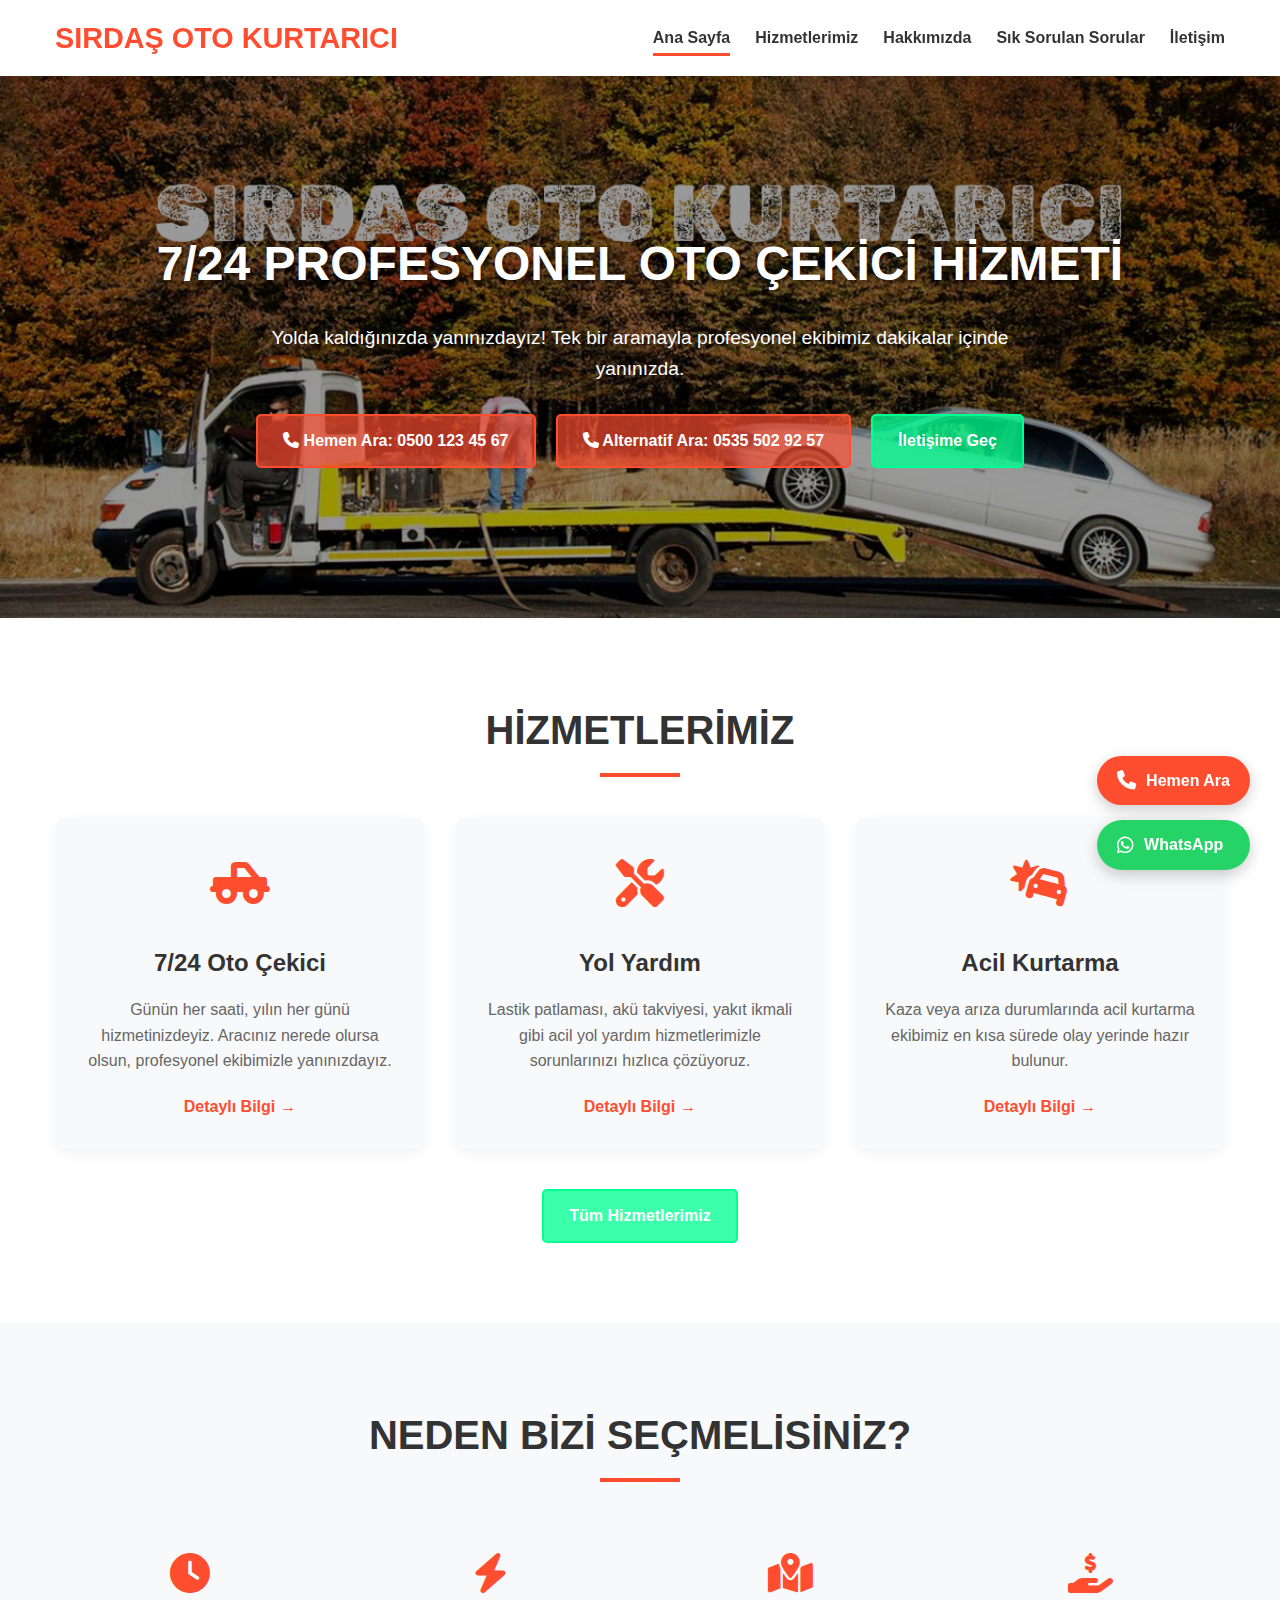
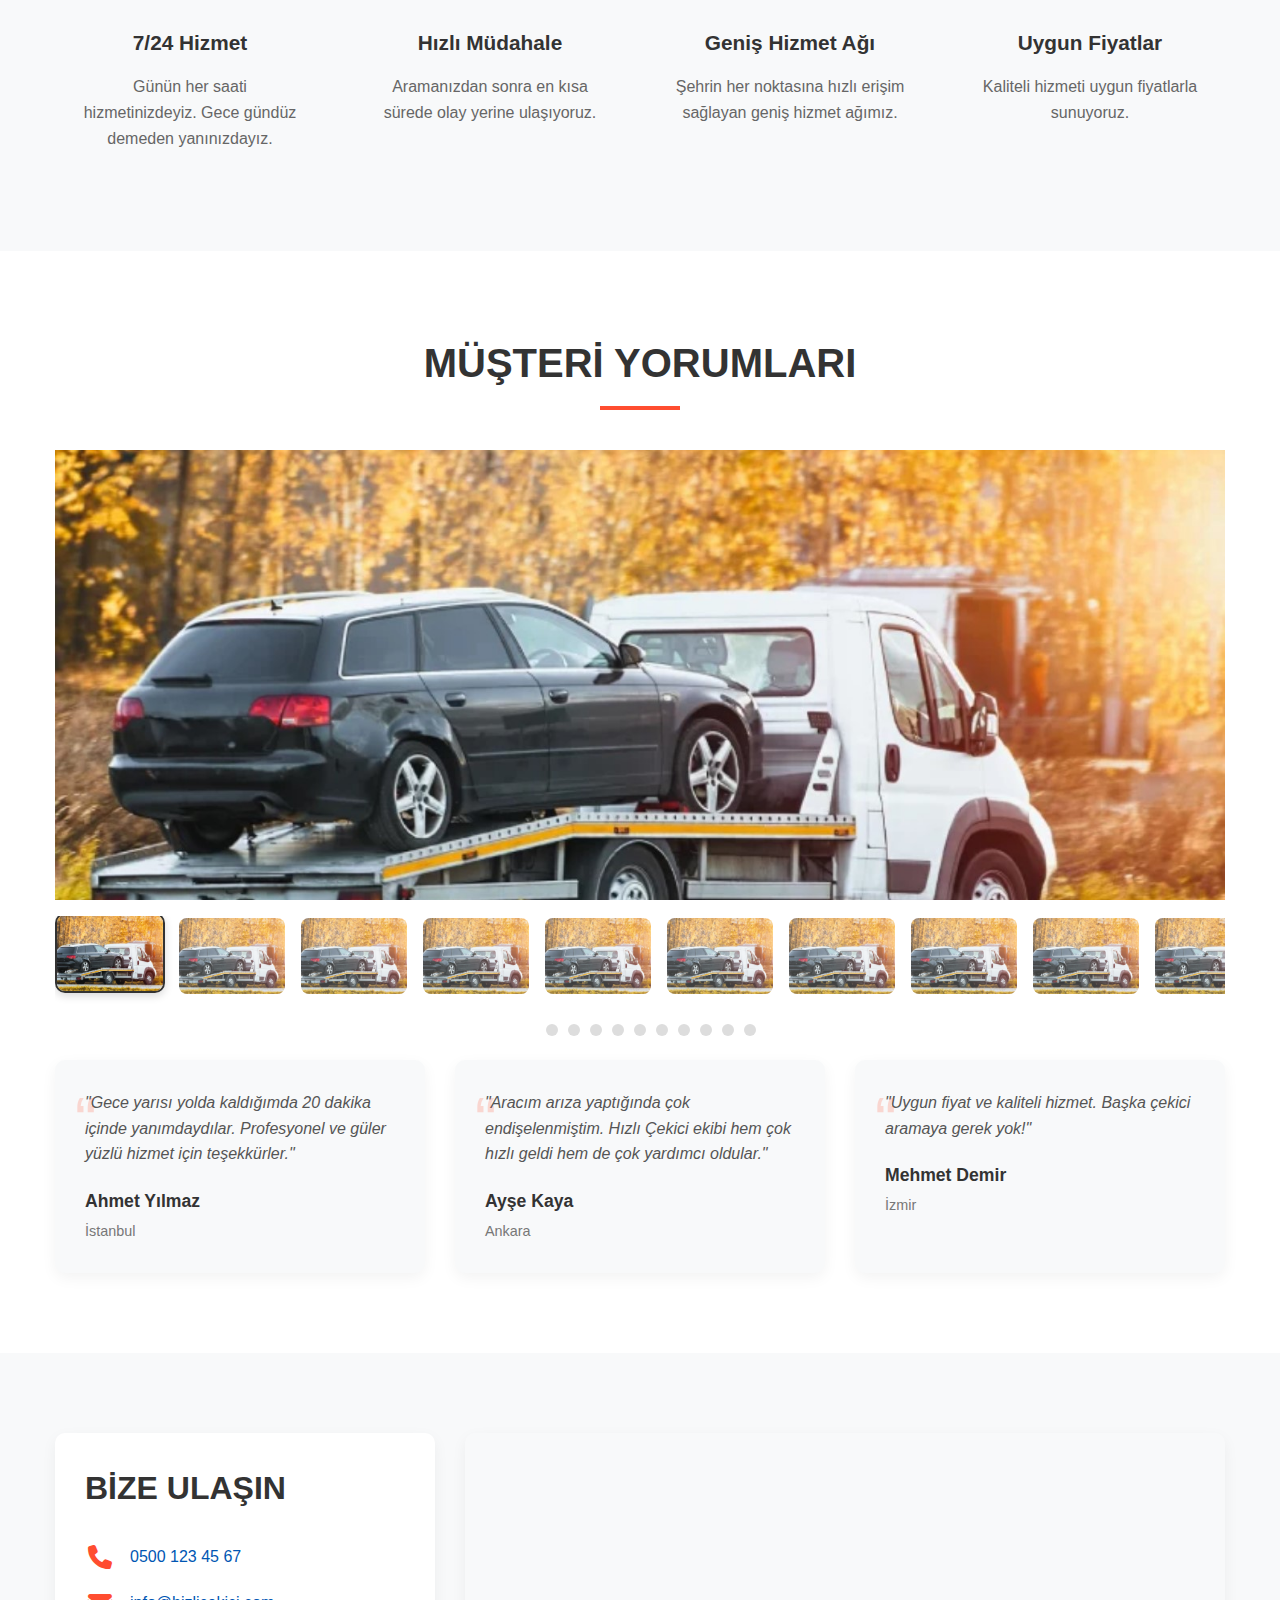
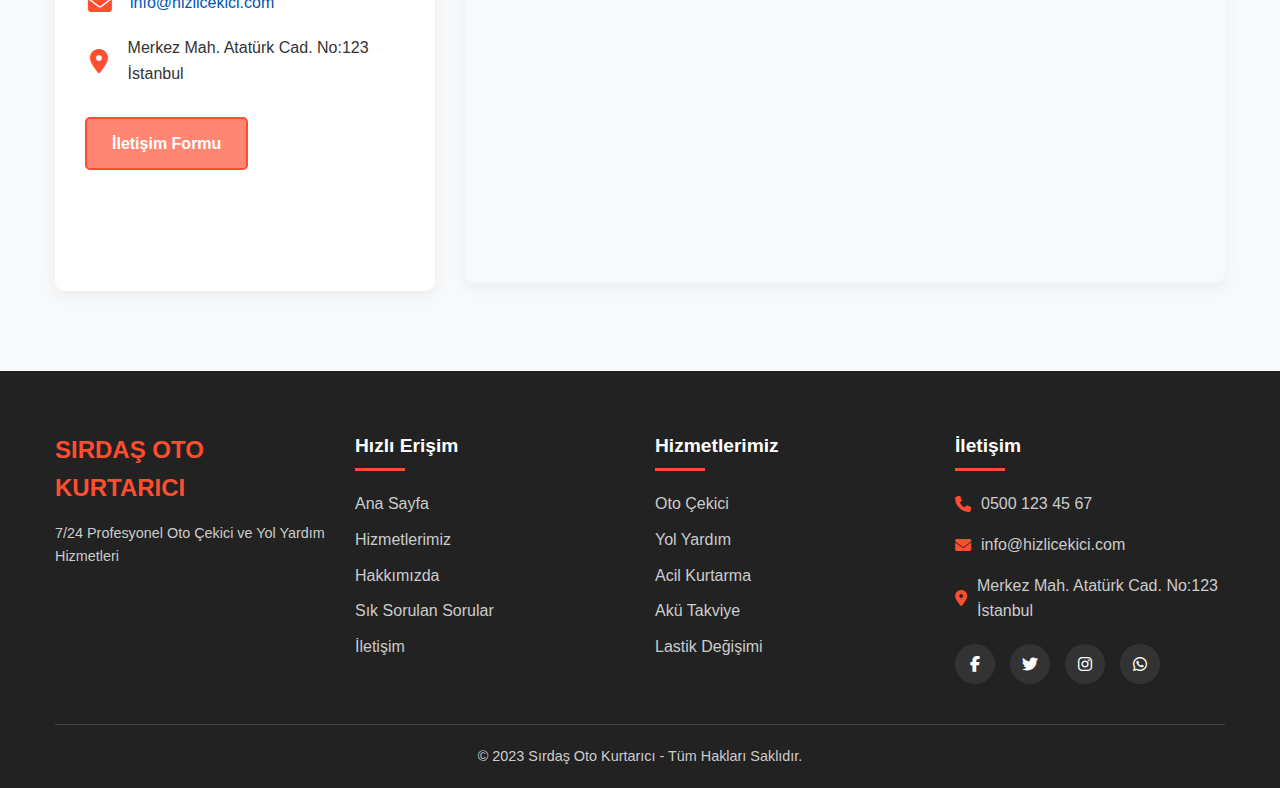
<file: index.html>
<!DOCTYPE html>
<html lang="tr">
<head>
    <meta charset="UTF-8">
    <meta name="viewport" content="width=device-width, initial-scale=1.0">
    <meta name="description" content="İstanbul ve çevre illerde 7/24 profesyonel oto çekici ve yol yardım hizmetleri. Acil kurtarma, oto çekme, akü takviye ve lastik değişimi için hemen arayın! En hızlı ve güvenilir çekici hizmeti.">
    <meta name="keywords" content="oto çekici, 7/24 çekici, yol yardım, acil oto kurtarma, araç çekici, oto kurtarma, acil çekici, istanbul çekici hizmeti">
    <title>Sırdaş Oto Kurtarıcı | 7/24 Profesyonel Oto Çekici ve Yol Yardım Hizmetleri</title>
    <link rel="stylesheet" href="css/style.css">
    <link rel="stylesheet" href="css/header-backgrounds.css">
    <link rel="stylesheet" href="https://cdnjs.cloudflare.com/ajax/libs/font-awesome/6.4.0/css/all.min.css">
</head>
<body>
    <header>
        <div class="container">
            <div class="logo">
                <h1>SIRDAŞ OTO KURTARICI</h1>
            </div>
            <nav>
                <ul>
                    <li><a href="index.html" class="active">Ana Sayfa</a></li>
                    <li><a href="hizmetler.html">Hizmetlerimiz</a></li>
                    <li><a href="hakkimizda.html">Hakkımızda</a></li>
                    <li><a href="sss.html">Sık Sorulan Sorular</a></li>
                    <li><a href="iletisim.html">İletişim</a></li>
                </ul>
                <div class="mobile-menu-btn">
                    <i class="fas fa-bars"></i>
                </div>
            </nav>
        </div>
    </header>

    <section class="hero">
        <div class="container">
            <div class="hero-content">
                <h2>7/24 PROFESYONEL OTO ÇEKİCİ HİZMETİ</h2>
                <p>Yolda kaldığınızda yanınızdayız! Tek bir aramayla profesyonel ekibimiz dakikalar içinde yanınızda.</p>
                <div class="cta-buttons">
                    <a href="tel:+905001234567" class="btn btn-primary"><i class="fas fa-phone"></i> Hemen Ara: 0500 123 45 67</a>
                    <a href="tel:+905355029257" class="btn btn-primary"><i class="fas fa-phone"></i> Alternatif Ara: 0535 502 92 57</a>
                    <a href="iletisim.html" class="btn btn-secondary">İletişime Geç</a>
                </div>
            </div>
        </div>
    </section>

    <section class="services">
        <div class="container">
            <h2 class="section-title">HİZMETLERİMİZ</h2>
            <div class="services-grid">
                <div class="service-card">
                    <div class="service-icon">
                        <i class="fas fa-truck-pickup"></i>
                    </div>
                    <h3>7/24 Oto Çekici</h3>
                    <p>Günün her saati, yılın her günü hizmetinizdeyiz. Aracınız nerede olursa olsun, profesyonel ekibimizle yanınızdayız.</p>
                    <a href="hizmetler.html#oto-cekici" class="read-more">Detaylı Bilgi</a>
                </div>
                <div class="service-card">
                    <div class="service-icon">
                        <i class="fas fa-tools"></i>
                    </div>
                    <h3>Yol Yardım</h3>
                    <p>Lastik patlaması, akü takviyesi, yakıt ikmali gibi acil yol yardım hizmetlerimizle sorunlarınızı hızlıca çözüyoruz.</p>
                    <a href="hizmetler.html#yol-yardim" class="read-more">Detaylı Bilgi</a>
                </div>
                <div class="service-card">
                    <div class="service-icon">
                        <i class="fas fa-car-crash"></i>
                    </div>
                    <h3>Acil Kurtarma</h3>
                    <p>Kaza veya arıza durumlarında acil kurtarma ekibimiz en kısa sürede olay yerinde hazır bulunur.</p>
                    <a href="hizmetler.html#acil-kurtarma" class="read-more">Detaylı Bilgi</a>
                </div>
            </div>
            <div class="services-cta">
                <a href="hizmetler.html" class="btn btn-secondary">Tüm Hizmetlerimiz</a>
            </div>
        </div>
    </section>

    <section class="why-us">
        <div class="container">
            <h2 class="section-title">NEDEN BİZİ SEÇMELİSİNİZ?</h2>
            <div class="features-grid">
                <div class="feature">
                    <div class="feature-icon">
                        <i class="fas fa-clock"></i>
                    </div>
                    <h3>7/24 Hizmet</h3>
                    <p>Günün her saati hizmetinizdeyiz. Gece gündüz demeden yanınızdayız.</p>
                </div>
                <div class="feature">
                    <div class="feature-icon">
                        <i class="fas fa-bolt"></i>
                    </div>
                    <h3>Hızlı Müdahale</h3>
                    <p>Aramanızdan sonra en kısa sürede olay yerine ulaşıyoruz.</p>
                </div>
                <div class="feature">
                    <div class="feature-icon">
                        <i class="fas fa-map-marked-alt"></i>
                    </div>
                    <h3>Geniş Hizmet Ağı</h3>
                    <p>Şehrin her noktasına hızlı erişim sağlayan geniş hizmet ağımız.</p>
                </div>
                <div class="feature">
                    <div class="feature-icon">
                        <i class="fas fa-hand-holding-usd"></i>
                    </div>
                    <h3>Uygun Fiyatlar</h3>
                    <p>Kaliteli hizmeti uygun fiyatlarla sunuyoruz.</p>
                </div>
            </div>
        </div>
    </section>

    <section class="testimonials">
        <div class="container">
            <h2 class="section-title">MÜŞTERİ YORUMLARI</h2>
            <!-- İç/Dış Galeri -->
      <div class="villa-slider">
        <div class="slider-container">
          <div class="slider-wrapper">
            <div class="slider-slide"><img src="img/acil-kurtarma.jpg" alt="görsel" /></div>
            <div class="slider-slide"><img src="img/acil-kurtarma.jpg" alt="görsel" /></div>
            <div class="slider-slide"><img src="img/acil-kurtarma.jpg" alt="görsel" /></div>
            <div class="slider-slide"><img src="img/acil-kurtarma.jpg" alt="görsel" /></div>
            <div class="slider-slide"><img src="img/acil-kurtarma.jpg" alt="görsel" /></div>
            <div class="slider-slide"><img src="img/acil-kurtarma.jpg" alt="görsel" /></div>
            <div class="slider-slide"><img src="img/acil-kurtarma.jpg" alt="görsel" /></div>
            <div class="slider-slide"><img src="img/acil-kurtarma.jpg" alt="görsel" /></div>
            <div class="slider-slide"><img src="img/acil-kurtarma.jpg" alt="görsel" /></div>
            <div class="slider-slide"><img src="img/acil-kurtarma.jpg" alt="görsel" /></div>
            <div class="slider-slide"><img src="img/acil-kurtarma.jpg" alt="görsel" /></div>
          </div>
        </div>
        <div class="slider-thumbs">
          <div class="thumbs-container">
            <div class="thumb active" data-index="0"><img src="img/acil-kurtarma.jpg" alt="görsel" /></div>
            <div class="thumb" data-index="1"><img src="img/acil-kurtarma.jpg" alt="görsel" /></div>
            <div class="thumb" data-index="2"><img src="img/acil-kurtarma.jpg" alt="görsel" /></div>
            <div class="thumb" data-index="3"><img src="img/acil-kurtarma.jpg" alt="görsel" /></div>
            <div class="thumb" data-index="4"><img src="img/acil-kurtarma.jpg" alt="görsel" /></div>
            <div class="thumb" data-index="5"><img src="img/acil-kurtarma.jpg" alt="görsel" /></div>
            <div class="thumb" data-index="6"><img src="img/acil-kurtarma.jpg" alt="görsel" /></div>
            <div class="thumb" data-index="7"><img src="img/acil-kurtarma.jpg" alt="görsel" /></div>
            <div class="thumb" data-index="8"><img src="img/acil-kurtarma.jpg" alt="görsel" /></div>
            <div class="thumb" data-index="9"><img src="img/acil-kurtarma.jpg" alt="görsel" /></div>
            <div class="thumb" data-index="10"><img src="img/acil-kurtarma.jpg" alt="görsel" /></div>
            <div class="thumb" data-index="11"><img src="img/acil-kurtarma.jpg" alt="görsel" /></div>
          </div>
        </div>
        <div class="slider-dots">
          <span class="dot active" data-index="0"></span>
          <span class="dot" data-index="1"></span>
          <span class="dot" data-index="2"></span>
          <span class="dot" data-index="3"></span>
          <span class="dot" data-index="4"></span>
          <span class="dot" data-index="5"></span>
          <span class="dot" data-index="6"></span>
          <span class="dot" data-index="7"></span>
          <span class="dot" data-index="8"></span>
          <span class="dot" data-index="9"></span>
          <span class="dot" data-index="10"></span>
        </div>
      </div>
            <div class="testimonials-slider">
                <div class="testimonial">
                    <div class="testimonial-content">
                        <p>"Gece yarısı yolda kaldığımda 20 dakika içinde yanımdaydılar. Profesyonel ve güler yüzlü hizmet için teşekkürler."</p>
                    </div>
                    <div class="testimonial-author">
                        <h4>Ahmet Yılmaz</h4>
                        <p>İstanbul</p>
                    </div>
                </div>
                <div class="testimonial">
                    <div class="testimonial-content">
                        <p>"Aracım arıza yaptığında çok endişelenmiştim. Hızlı Çekici ekibi hem çok hızlı geldi hem de çok yardımcı oldular."</p>
                    </div>
                    <div class="testimonial-author">
                        <h4>Ayşe Kaya</h4>
                        <p>Ankara</p>
                    </div>
                </div>
                <div class="testimonial">
                    <div class="testimonial-content">
                        <p>"Uygun fiyat ve kaliteli hizmet. Başka çekici aramaya gerek yok!"</p>
                    </div>
                    <div class="testimonial-author">
                        <h4>Mehmet Demir</h4>
                        <p>İzmir</p>
                    </div>
                </div>
            </div>
        </div>
    </section>

    <section class="contact-map">
        <div class="container">
            <div class="contact-info">
                <h2>BİZE ULAŞIN</h2>
                <div class="contact-details">
                    <div class="contact-item">
                        <i class="fas fa-phone"></i>
                        <p><a href="tel:+905001234567">0500 123 45 67</a></p>
                    </div>
                    <div class="contact-item">
                        <i class="fas fa-envelope"></i>
                        <p><a href="mailto:info@hizlicekici.com">info@hizlicekici.com</a></p>
                    </div>
                    <div class="contact-item">
                        <i class="fas fa-map-marker-alt"></i>
                        <p>Merkez Mah. Atatürk Cad. No:123 İstanbul</p>
                    </div>
                </div>
                <a href="iletisim.html" class="btn btn-primary">İletişim Formu</a>
            </div>
            <div class="map">
                <iframe src="https://www.google.com/maps?q=9852%2B8X6+Ye%C5%9Filyurt,+Malatya&output=embed" width="100%" height="450" style="border:0;" allowfullscreen="" loading="lazy"></iframe>
            </div>
        </div>
    </section>

    <footer>
        <div class="container">
            <div class="footer-content">
                <div class="footer-logo">
                    <h2>SIRDAŞ OTO KURTARICI</h2>
                    <p>7/24 Profesyonel Oto Çekici ve Yol Yardım Hizmetleri</p>
                </div>
                <div class="footer-links">
                    <h3>Hızlı Erişim</h3>
                    <ul>
                        <li><a href="index.html">Ana Sayfa</a></li>
                        <li><a href="hizmetler.html">Hizmetlerimiz</a></li>
                        <li><a href="hakkimizda.html">Hakkımızda</a></li>
                        <li><a href="sss.html">Sık Sorulan Sorular</a></li>
                        <li><a href="iletisim.html">İletişim</a></li>
                    </ul>
                </div>
                <div class="footer-services">
                    <h3>Hizmetlerimiz</h3>
                    <ul>
                        <li><a href="hizmetler.html#oto-cekici">Oto Çekici</a></li>
                        <li><a href="hizmetler.html#yol-yardim">Yol Yardım</a></li>
                        <li><a href="hizmetler.html#acil-kurtarma">Acil Kurtarma</a></li>
                        <li><a href="hizmetler.html#aku-takviye">Akü Takviye</a></li>
                        <li><a href="hizmetler.html#lastik-degisim">Lastik Değişimi</a></li>
                    </ul>
                </div>
                <div class="footer-contact">
                    <h3>İletişim</h3>
                    <p><i class="fas fa-phone"></i> <a href="tel:+905001234567">0500 123 45 67</a></p>
                    <p><i class="fas fa-envelope"></i> <a href="mailto:info@hizlicekici.com">info@hizlicekici.com</a></p>
                    <p><i class="fas fa-map-marker-alt"></i> Merkez Mah. Atatürk Cad. No:123 İstanbul</p>
                    <div class="social-media">
                        <a href="#" target="_blank"><i class="fab fa-facebook-f"></i></a>
                        <a href="#" target="_blank"><i class="fab fa-twitter"></i></a>
                        <a href="#" target="_blank"><i class="fab fa-instagram"></i></a>
                        <a href="#" target="_blank"><i class="fab fa-whatsapp"></i></a>
                    </div>
                </div>
            </div>
            <div class="copyright">
                <p>&copy; 2023 Sırdaş Oto Kurtarıcı - Tüm Hakları Saklıdır.</p>
            </div>
        </div>
    </footer>

    <div class="floating-contact">
        <a href="tel:+905001234567" class="floating-phone">
            <i class="fas fa-phone"></i>
            <span>Hemen Ara</span>
        </a>
        <a href="https://wa.me/905001234567" class="floating-whatsapp" target="_blank">
            <i class="fab fa-whatsapp"></i>
            <span>WhatsApp</span>
        </a>
    </div>

    <script src="js/script.js"></script>
</body>
</html>
</file>
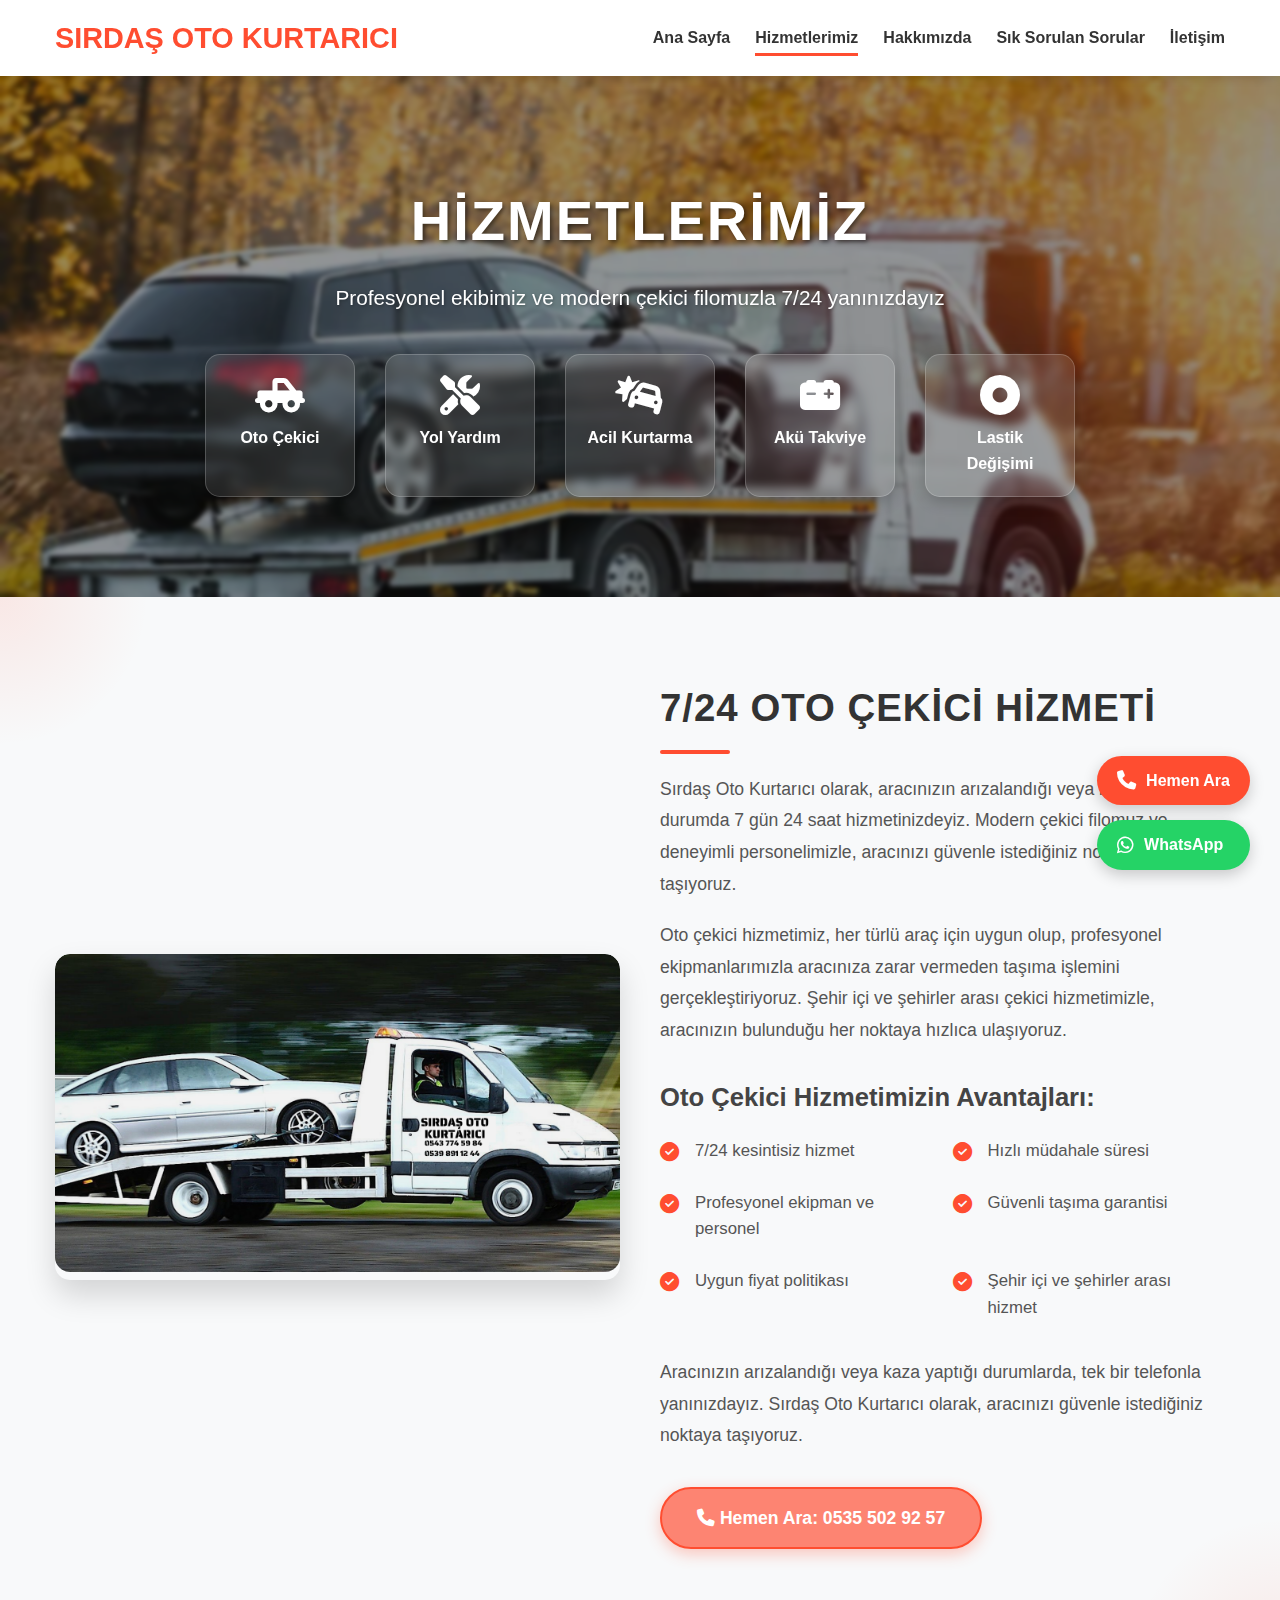
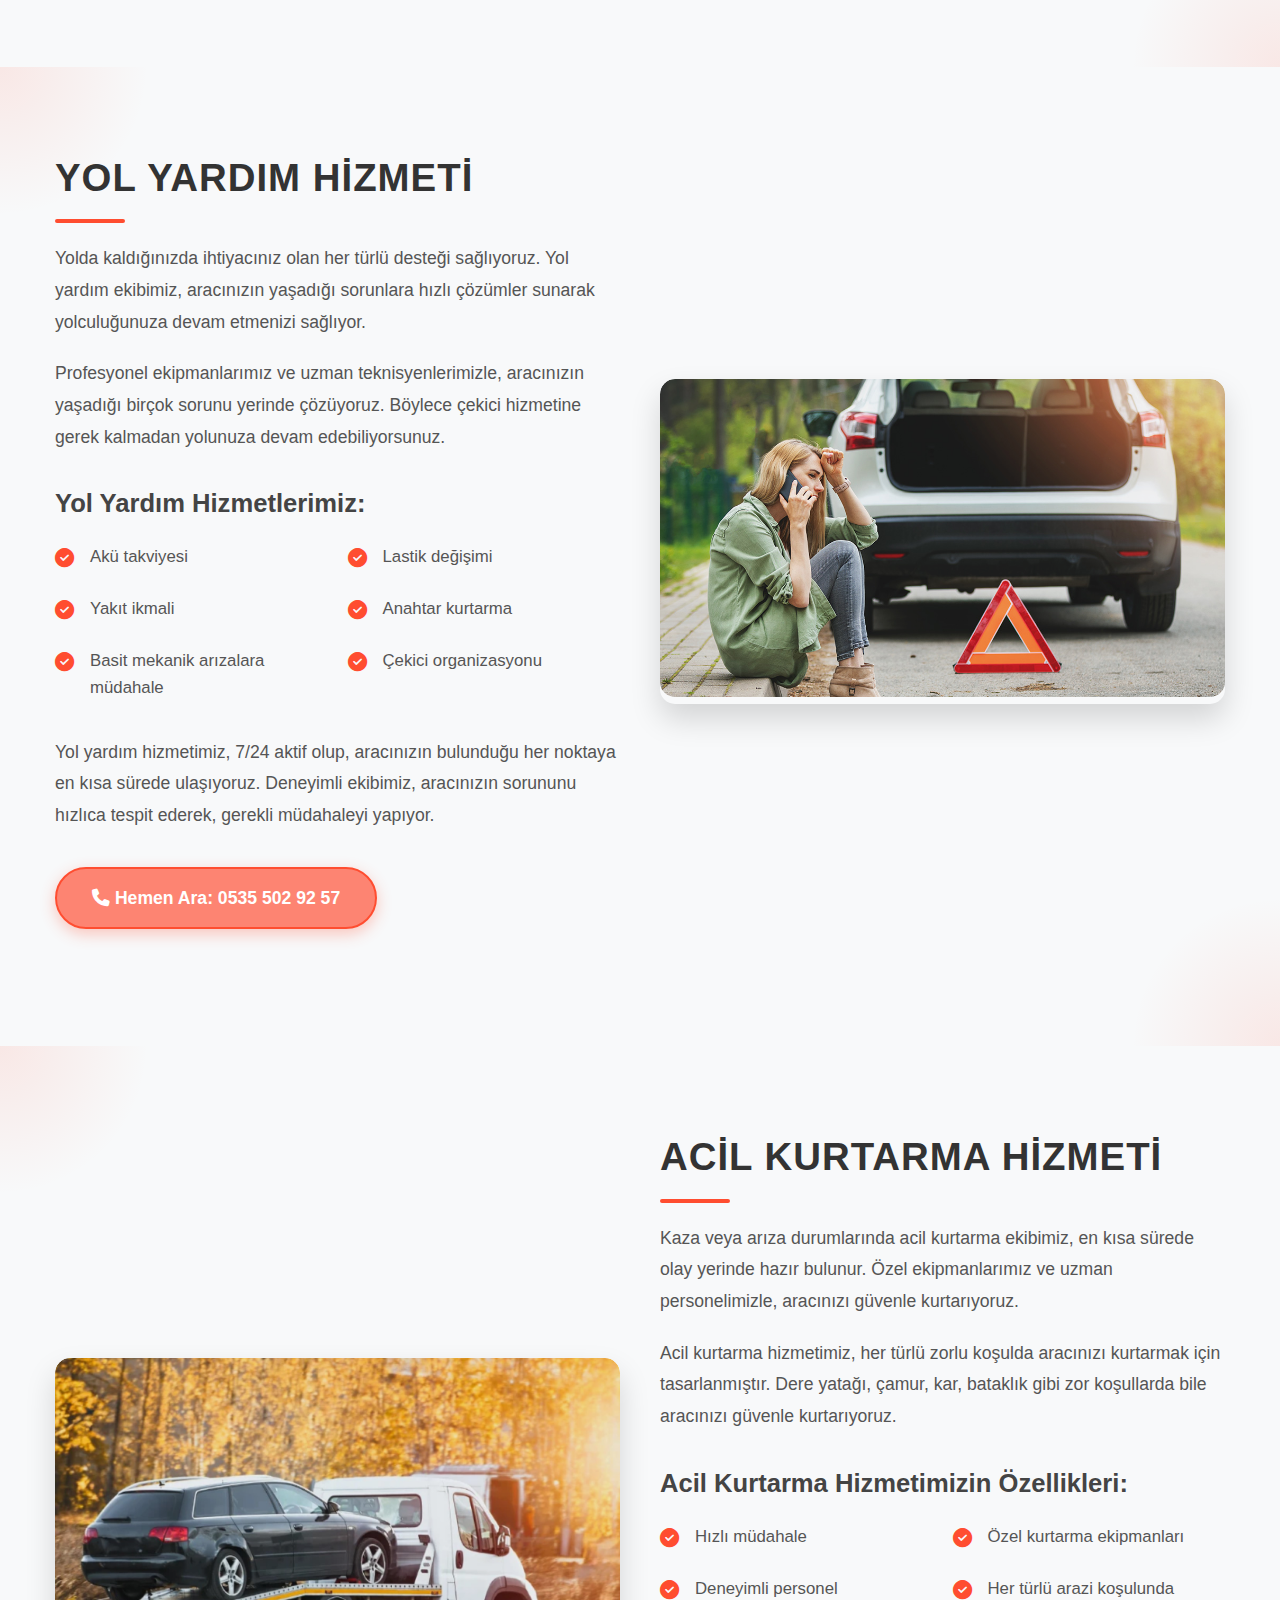
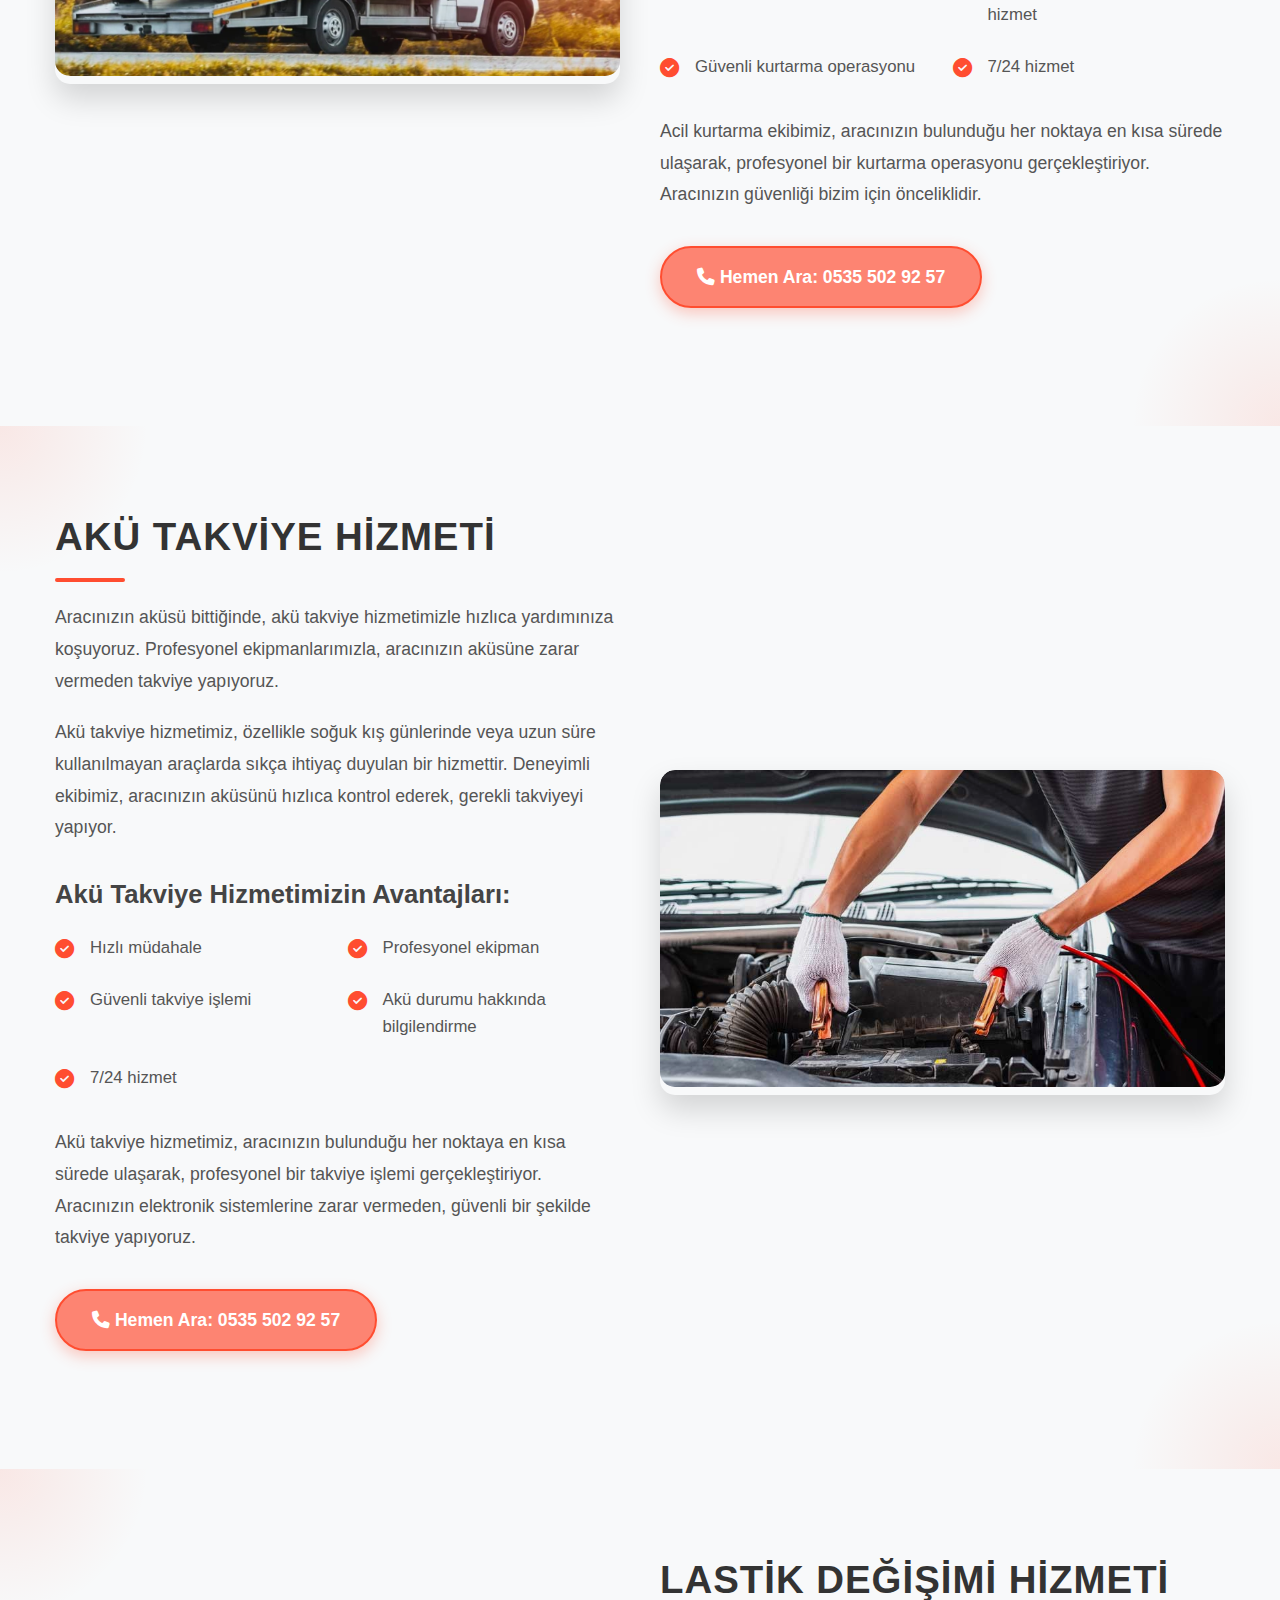
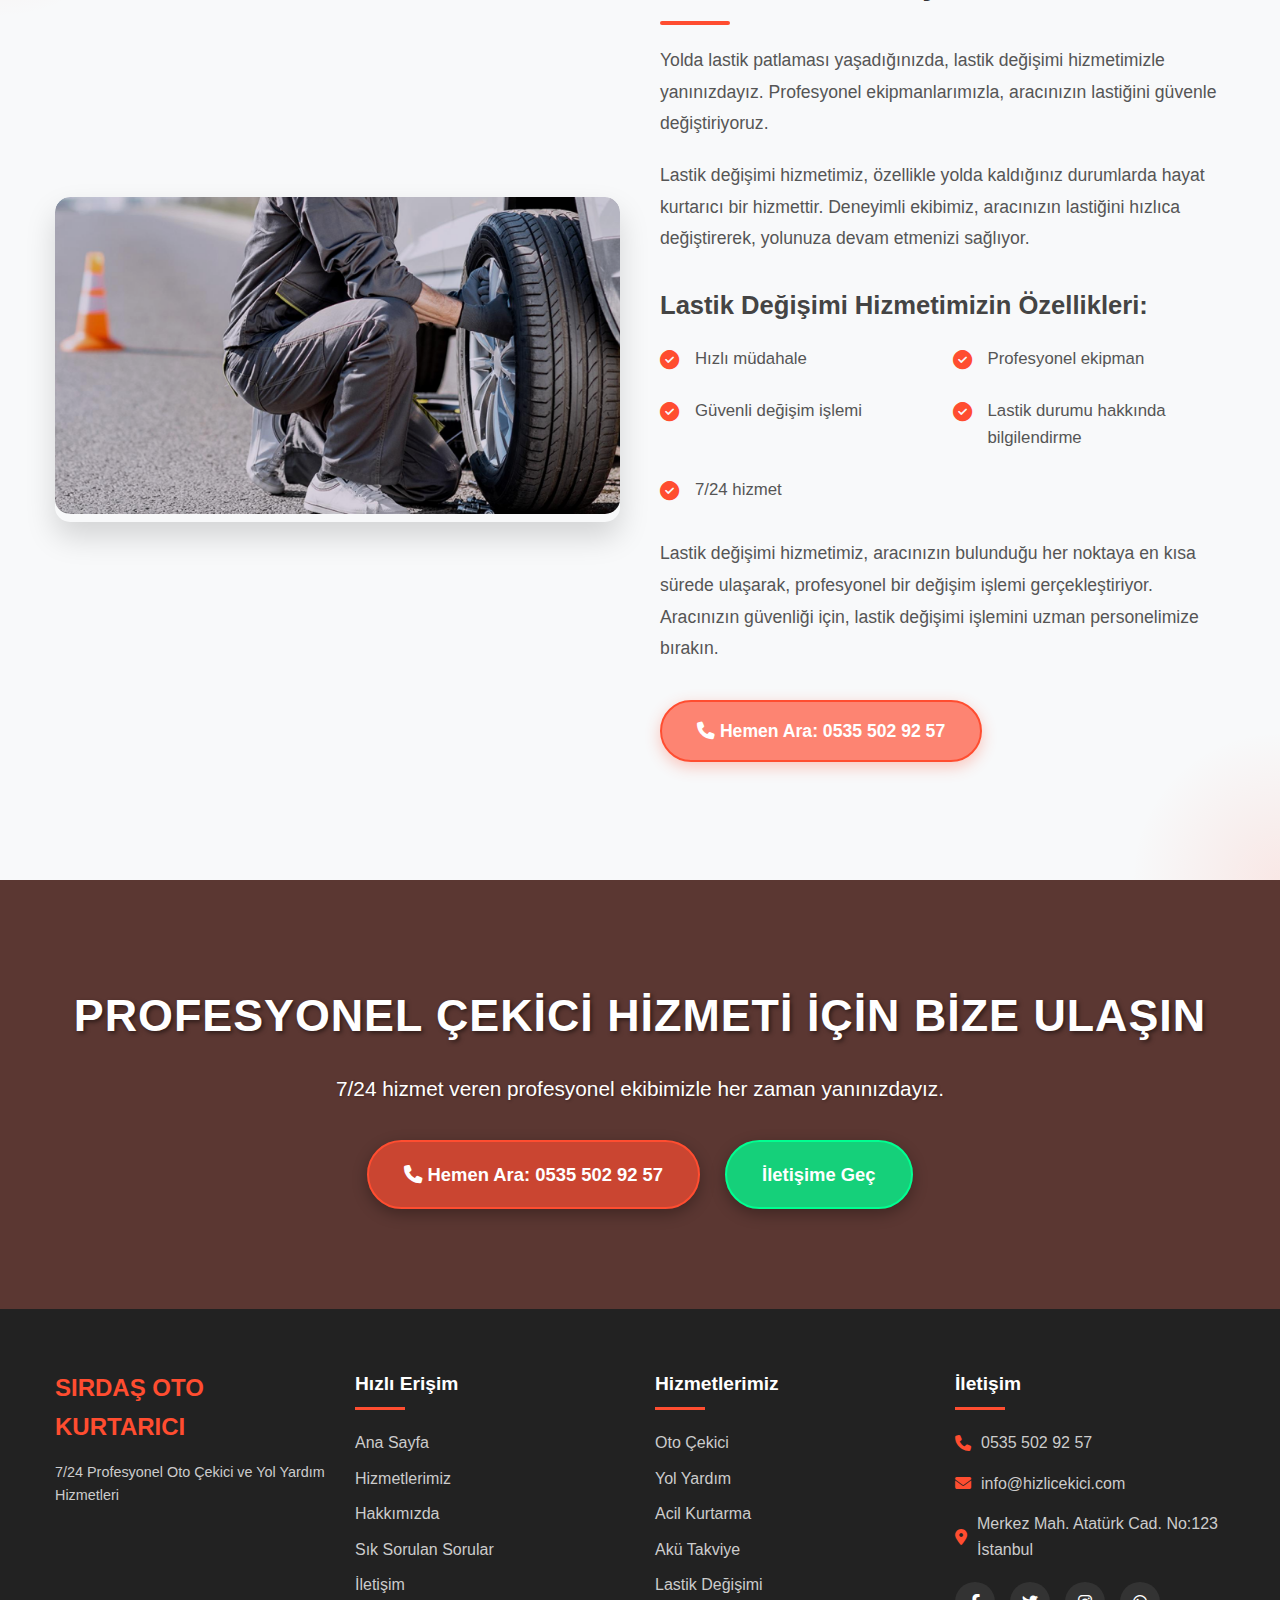
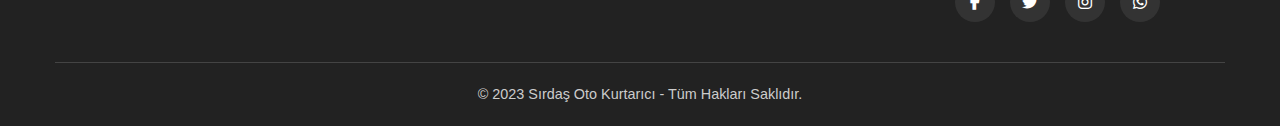
<file: hizmetler.html>
<!DOCTYPE html>
<html lang="tr">
<head>
    <meta charset="UTF-8">
    <meta name="viewport" content="width=device-width, initial-scale=1.0">
    <meta name="description" content="İstanbul'da 7/24 oto çekici, yol yardım, acil kurtarma, akü takviye ve lastik değişimi hizmetlerimiz ile her zaman yanınızdayız. Profesyonel ekibimiz ve modern çekici filomuzla tüm araç sorunlarınıza hızlı çözüm sunuyoruz.">
    <meta name="keywords" content="oto çekici hizmetleri, 7/24 çekici, yol yardım, acil oto kurtarma, akü takviye, lastik değişimi, araç çekme, istanbul oto çekici, profesyonel çekici hizmeti">
    <title>Hizmetlerimiz | Sırdaş Oto Kurtarıcı - 7/24 Profesyonel Oto Çekici ve Yol Yardım</title>
    <link rel="stylesheet" href="css/style.css">
     <link rel="stylesheet" href="css/services-styles.css">
    <link rel="stylesheet" href="css/header-backgrounds.css">
    <link rel="stylesheet" href="https://cdnjs.cloudflare.com/ajax/libs/font-awesome/6.4.0/css/all.min.css">
</head>
<body>
    <header>
        <div class="container">
            <div class="logo">
                <h1>SIRDAŞ OTO KURTARICI</h1>
            </div>
            <nav>
                <ul>
                    <li><a href="index.html">Ana Sayfa</a></li>
                    <li><a href="hizmetler.html" class="active">Hizmetlerimiz</a></li>
                    <li><a href="hakkimizda.html">Hakkımızda</a></li>
                    <li><a href="sss.html">Sık Sorulan Sorular</a></li>
                    <li><a href="iletisim.html">İletişim</a></li>
                </ul>
                <div class="mobile-menu-btn">
                    <i class="fas fa-bars"></i>
                </div>
            </nav>
        </div>
    </header>

    <section class="page-header services-header">
        <div class="container">
            <h1>HİZMETLERİMİZ</h1>
            <p>Profesyonel ekibimiz ve modern çekici filomuzla 7/24 yanınızdayız</p>
            <div class="service-icons">
                <div class="service-icon-item">
                    <i class="fas fa-truck-pickup"></i>
                    <span>Oto Çekici</span>
                </div>
                <div class="service-icon-item">
                    <i class="fas fa-tools"></i>
                    <span>Yol Yardım</span>
                </div>
                <div class="service-icon-item">
                    <i class="fas fa-car-crash"></i>
                    <span>Acil Kurtarma</span>
                </div>
                <div class="service-icon-item">
                    <i class="fas fa-car-battery"></i>
                    <span>Akü Takviye</span>
                </div>
                <div class="service-icon-item">
                    <i class="fas fa-dot-circle"></i>
                    <span>Lastik Değişimi</span>
                </div>
            </div>
        </div>
    </section>

    <section class="services-detail" id="oto-cekici">
        <div class="container">
            <div class="service-detail-item">
                <div class="service-detail-image">
                    <img src="img/Otokurtarma.png" alt="İstanbul 7/24 Oto Çekici Hizmeti - Sırdaş Oto Kurtarıcı ile güvenli araç taşıma" >
                </div>
                <div class="service-detail-content">
                    <h2>7/24 OTO ÇEKİCİ HİZMETİ</h2>
                    <p>Sırdaş Oto Kurtarıcı olarak, aracınızın arızalandığı veya kaza yaptığı her durumda 7 gün 24 saat hizmetinizdeyiz. Modern çekici filomuz ve deneyimli personelimizle, aracınızı güvenle istediğiniz noktaya taşıyoruz.</p>
                    
                    <p>Oto çekici hizmetimiz, her türlü araç için uygun olup, profesyonel ekipmanlarımızla aracınıza zarar vermeden taşıma işlemini gerçekleştiriyoruz. Şehir içi ve şehirler arası çekici hizmetimizle, aracınızın bulunduğu her noktaya hızlıca ulaşıyoruz.</p>
                    
                    <h3>Oto Çekici Hizmetimizin Avantajları:</h3>
                    <ul>
                        <li><i class="fas fa-check-circle"></i> 7/24 kesintisiz hizmet</li>
                        <li><i class="fas fa-check-circle"></i> Hızlı müdahale süresi</li>
                        <li><i class="fas fa-check-circle"></i> Profesyonel ekipman ve personel</li>
                        <li><i class="fas fa-check-circle"></i> Güvenli taşıma garantisi</li>
                        <li><i class="fas fa-check-circle"></i> Uygun fiyat politikası</li>
                        <li><i class="fas fa-check-circle"></i> Şehir içi ve şehirler arası hizmet</li>
                    </ul>
                    
                    <p>Aracınızın arızalandığı veya kaza yaptığı durumlarda, tek bir telefonla yanınızdayız. Sırdaş Oto Kurtarıcı olarak, aracınızı güvenle istediğiniz noktaya taşıyoruz.</p>
                    
                    <div class="service-cta">
                        <a href="tel:+905355029257" class="btn btn-primary"><i class="fas fa-phone"></i> Hemen Ara: 0535 502 92 57</a>
                    </div>
                </div>
            </div>
        </div>
    </section>

    <section class="services-detail bg-light" id="yol-yardim">
        <div class="container">
            <div class="service-detail-item reverse">
                <div class="service-detail-image">
                    <img src="img/yolyardim.jpg" alt="Profesyonel Yol Yardım Hizmeti - İstanbul'da hızlı ve güvenilir destek" >
                </div>
                <div class="service-detail-content">
                    <h2>YOL YARDIM HİZMETİ</h2>
                    <p>Yolda kaldığınızda ihtiyacınız olan her türlü desteği sağlıyoruz. Yol yardım ekibimiz, aracınızın yaşadığı sorunlara hızlı çözümler sunarak yolculuğunuza devam etmenizi sağlıyor.</p>
                    
                    <p>Profesyonel ekipmanlarımız ve uzman teknisyenlerimizle, aracınızın yaşadığı birçok sorunu yerinde çözüyoruz. Böylece çekici hizmetine gerek kalmadan yolunuza devam edebiliyorsunuz.</p>
                    
                    <h3>Yol Yardım Hizmetlerimiz:</h3>
                    <ul>
                        <li><i class="fas fa-check-circle"></i> Akü takviyesi</li>
                        <li><i class="fas fa-check-circle"></i> Lastik değişimi</li>
                        <li><i class="fas fa-check-circle"></i> Yakıt ikmali</li>
                        <li><i class="fas fa-check-circle"></i> Anahtar kurtarma</li>
                        <li><i class="fas fa-check-circle"></i> Basit mekanik arızalara müdahale</li>
                        <li><i class="fas fa-check-circle"></i> Çekici organizasyonu</li>
                    </ul>
                    
                    <p>Yol yardım hizmetimiz, 7/24 aktif olup, aracınızın bulunduğu her noktaya en kısa sürede ulaşıyoruz. Deneyimli ekibimiz, aracınızın sorununu hızlıca tespit ederek, gerekli müdahaleyi yapıyor.</p>
                    
                    <div class="service-cta">
                        <a href="tel:+905355029257" class="btn btn-primary"><i class="fas fa-phone"></i> Hemen Ara: 0535 502 92 57</a>
                    </div>
                </div>
            </div>
        </div>
    </section>

    <section class="services-detail" id="acil-kurtarma">
        <div class="container">
            <div class="service-detail-item">
                <div class="service-detail-image">
                    <img src="img/acil-kurtarma.jpg" alt="Acil Oto Kurtarma Hizmeti - Sırdaş Oto Kurtarıcı ile 7/24 hızlı müdahale" >
                </div>
                <div class="service-detail-content">
                    <h2>ACİL KURTARMA HİZMETİ</h2>
                    <p>Kaza veya arıza durumlarında acil kurtarma ekibimiz, en kısa sürede olay yerinde hazır bulunur. Özel ekipmanlarımız ve uzman personelimizle, aracınızı güvenle kurtarıyoruz.</p>
                    
                    <p>Acil kurtarma hizmetimiz, her türlü zorlu koşulda aracınızı kurtarmak için tasarlanmıştır. Dere yatağı, çamur, kar, bataklık gibi zor koşullarda bile aracınızı güvenle kurtarıyoruz.</p>
                    
                    <h3>Acil Kurtarma Hizmetimizin Özellikleri:</h3>
                    <ul>
                        <li><i class="fas fa-check-circle"></i> Hızlı müdahale</li>
                        <li><i class="fas fa-check-circle"></i> Özel kurtarma ekipmanları</li>
                        <li><i class="fas fa-check-circle"></i> Deneyimli personel</li>
                        <li><i class="fas fa-check-circle"></i> Her türlü arazi koşulunda hizmet</li>
                        <li><i class="fas fa-check-circle"></i> Güvenli kurtarma operasyonu</li>
                        <li><i class="fas fa-check-circle"></i> 7/24 hizmet</li>
                    </ul>
                    
                    <p>Acil kurtarma ekibimiz, aracınızın bulunduğu her noktaya en kısa sürede ulaşarak, profesyonel bir kurtarma operasyonu gerçekleştiriyor. Aracınızın güvenliği bizim için önceliklidir.</p>
                    
                    <div class="service-cta">
                        <a href="tel:+905355029257" class="btn btn-primary"><i class="fas fa-phone"></i> Hemen Ara: 0535 502 92 57</a>
                    </div>
                </div>
            </div>
        </div>
    </section>

    <section class="services-detail bg-light" id="aku-takviye">
        <div class="container">
            <div class="service-detail-item reverse">
                <div class="service-detail-image">
                    <img src="img/aku-takviye.jpg" alt="Akü Takviye Hizmeti - İstanbul'da güvenli ve hızlı akü desteği" >
                </div>
                <div class="service-detail-content">
                    <h2>AKÜ TAKVİYE HİZMETİ</h2>
                    <p>Aracınızın aküsü bittiğinde, akü takviye hizmetimizle hızlıca yardımınıza koşuyoruz. Profesyonel ekipmanlarımızla, aracınızın aküsüne zarar vermeden takviye yapıyoruz.</p>
                    
                    <p>Akü takviye hizmetimiz, özellikle soğuk kış günlerinde veya uzun süre kullanılmayan araçlarda sıkça ihtiyaç duyulan bir hizmettir. Deneyimli ekibimiz, aracınızın aküsünü hızlıca kontrol ederek, gerekli takviyeyi yapıyor.</p>
                    
                    <h3>Akü Takviye Hizmetimizin Avantajları:</h3>
                    <ul>
                        <li><i class="fas fa-check-circle"></i> Hızlı müdahale</li>
                        <li><i class="fas fa-check-circle"></i> Profesyonel ekipman</li>
                        <li><i class="fas fa-check-circle"></i> Güvenli takviye işlemi</li>
                        <li><i class="fas fa-check-circle"></i> Akü durumu hakkında bilgilendirme</li>
                        <li><i class="fas fa-check-circle"></i> 7/24 hizmet</li>
                    </ul>
                    
                    <p>Akü takviye hizmetimiz, aracınızın bulunduğu her noktaya en kısa sürede ulaşarak, profesyonel bir takviye işlemi gerçekleştiriyor. Aracınızın elektronik sistemlerine zarar vermeden, güvenli bir şekilde takviye yapıyoruz.</p>
                    
                    <div class="service-cta">
                        <a href="tel:+905355029257" class="btn btn-primary"><i class="fas fa-phone"></i> Hemen Ara: 0535 502 92 57</a>
                    </div>
                </div>
            </div>
        </div>
    </section>

    <section class="services-detail" id="lastik-degisim">
        <div class="container">
            <div class="service-detail-item">
                <div class="service-detail-image">
                    <img src="img/lastik-degisim.jpg" alt="Lastik Değişimi Hizmeti - Yolda lastik patlaması için hızlı çözüm" >
                </div>
                <div class="service-detail-content">
                    <h2>LASTİK DEĞİŞİMİ HİZMETİ</h2>
                    <p>Yolda lastik patlaması yaşadığınızda, lastik değişimi hizmetimizle yanınızdayız. Profesyonel ekipmanlarımızla, aracınızın lastiğini güvenle değiştiriyoruz.</p>
                    
                    <p>Lastik değişimi hizmetimiz, özellikle yolda kaldığınız durumlarda hayat kurtarıcı bir hizmettir. Deneyimli ekibimiz, aracınızın lastiğini hızlıca değiştirerek, yolunuza devam etmenizi sağlıyor.</p>
                    
                    <h3>Lastik Değişimi Hizmetimizin Özellikleri:</h3>
                    <ul>
                        <li><i class="fas fa-check-circle"></i> Hızlı müdahale</li>
                        <li><i class="fas fa-check-circle"></i> Profesyonel ekipman</li>
                        <li><i class="fas fa-check-circle"></i> Güvenli değişim işlemi</li>
                        <li><i class="fas fa-check-circle"></i> Lastik durumu hakkında bilgilendirme</li>
                        <li><i class="fas fa-check-circle"></i> 7/24 hizmet</li>
                    </ul>
                    
                    <p>Lastik değişimi hizmetimiz, aracınızın bulunduğu her noktaya en kısa sürede ulaşarak, profesyonel bir değişim işlemi gerçekleştiriyor. Aracınızın güvenliği için, lastik değişimi işlemini uzman personelimize bırakın.</p>
                    
                    <div class="service-cta">
                        <a href="tel:+905355029257" class="btn btn-primary"><i class="fas fa-phone"></i> Hemen Ara: 0535 502 92 57</a>
                    </div>
                </div>
            </div>
        </div>
    </section>

    <section class="cta-section">
        <div class="container">
            <h2>PROFESYONEL ÇEKİCİ HİZMETİ İÇİN BİZE ULAŞIN</h2>
            <p>7/24 hizmet veren profesyonel ekibimizle her zaman yanınızdayız.</p>
            <div class="cta-buttons">
                <a href="tel:+905355029257" class="btn btn-primary"><i class="fas fa-phone"></i> Hemen Ara: 0535 502 92 57</a>
                <a href="iletisim.html" class="btn btn-secondary">İletişime Geç</a>
            </div>
        </div>
    </section>

    <footer>
        <div class="container">
            <div class="footer-content">
                <div class="footer-logo">
                    <h2>SIRDAŞ OTO KURTARICI</h2>
                    <p>7/24 Profesyonel Oto Çekici ve Yol Yardım Hizmetleri</p>
                </div>
                <div class="footer-links">
                    <h3>Hızlı Erişim</h3>
                    <ul>
                        <li><a href="index.html">Ana Sayfa</a></li>
                        <li><a href="hizmetler.html">Hizmetlerimiz</a></li>
                        <li><a href="hakkimizda.html">Hakkımızda</a></li>
                        <li><a href="sss.html">Sık Sorulan Sorular</a></li>
                        <li><a href="iletisim.html">İletişim</a></li>
                    </ul>
                </div>
                <div class="footer-services">
                    <h3>Hizmetlerimiz</h3>
                    <ul>
                        <li><a href="hizmetler.html#oto-cekici">Oto Çekici</a></li>
                        <li><a href="hizmetler.html#yol-yardim">Yol Yardım</a></li>
                        <li><a href="hizmetler.html#acil-kurtarma">Acil Kurtarma</a></li>
                        <li><a href="hizmetler.html#aku-takviye">Akü Takviye</a></li>
                        <li><a href="hizmetler.html#lastik-degisim">Lastik Değişimi</a></li>
                    </ul>
                </div>
                <div class="footer-contact">
                    <h3>İletişim</h3>
                    <p><i class="fas fa-phone"></i> <a href="tel:+905355029257">0535 502 92 57</a></p>
                    <p><i class="fas fa-envelope"></i> <a href="mailto:info@hizlicekici.com">info@hizlicekici.com</a></p>
                    <p><i class="fas fa-map-marker-alt"></i> Merkez Mah. Atatürk Cad. No:123 İstanbul</p>
                    <div class="social-media">
                        <a href="#" target="_blank"><i class="fab fa-facebook-f"></i></a>
                        <a href="#" target="_blank"><i class="fab fa-twitter"></i></a>
                        <a href="#" target="_blank"><i class="fab fa-instagram"></i></a>
                        <a href="#" target="_blank"><i class="fab fa-whatsapp"></i></a>
                    </div>
                </div>
            </div>
            <div class="copyright">
                <p>&copy; 2023 Sırdaş Oto Kurtarıcı - Tüm Hakları Saklıdır.</p>
            </div>
        </div>
    </footer>

    <div class="floating-contact">
        <a href="tel:+905355029257" class="floating-phone">
            <i class="fas fa-phone"></i>
            <span>Hemen Ara</span>
        </a>
        <a href="https://wa.me/905355029257" class="floating-whatsapp" target="_blank">
            <i class="fab fa-whatsapp"></i>
            <span>WhatsApp</span>
        </a>
    </div>

    <script src="js/script.js"></script>
    <script>
        document.addEventListener('DOMContentLoaded', function() {
            // Sayfa yüklendiğinde animasyon efektleri
            const animateElements = document.querySelectorAll('.service-detail-item');
            
            animateElements.forEach((element, index) => {
                setTimeout(() => {
                    element.style.opacity = '1';
                    element.style.transform = 'translateY(0)';
                }, 200 * index);
            });
            
            // Scroll animasyonu için gözlemci
            const observer = new IntersectionObserver((entries) => {
                entries.forEach(entry => {
                    if (entry.isIntersecting) {
                        entry.target.classList.add('animate');
                        observer.unobserve(entry.target);
                    }
                });
            }, {threshold: 0.1});
            
            // Gözlemlenecek elementler
            document.querySelectorAll('.service-detail-image, .service-detail-content, .service-icon-item').forEach(item => {
                observer.observe(item);
            });
            
            // Hizmet ikonları için hover efekti
            const serviceIcons = document.querySelectorAll('.service-icon-item');
            serviceIcons.forEach(icon => {
                icon.addEventListener('mouseenter', function() {
                    this.style.transform = 'translateY(-10px)';
                });
                
                icon.addEventListener('mouseleave', function() {
                    this.style.transform = 'translateY(0)';
                });
            });
            
            // Sayfa başlığı için pulse animasyonu
            const pageHeader = document.querySelector('.page-header h1');
            if (pageHeader) {
                setInterval(() => {
                    pageHeader.classList.add('pulse');
                    setTimeout(() => {
                        pageHeader.classList.remove('pulse');
                    }, 1000);
                }, 3000);
            }
        });
    </script>
    <style>
        /* Sayfa yükleme animasyonları için inline stil */
        .service-detail-item {
            opacity: 0;
            transform: translateY(30px);
            transition: opacity 0.8s ease, transform 0.8s ease;
        }
        
        .service-detail-image.animate {
            animation: fadeInLeft 0.8s ease forwards;
        }
        
        .service-detail-content.animate {
            animation: fadeInRight 0.8s ease forwards;
        }
        
        .service-detail-item.reverse .service-detail-image.animate {
            animation: fadeInRight 0.8s ease forwards;
        }
        
        .service-detail-item.reverse .service-detail-content.animate {
            animation: fadeInLeft 0.8s ease forwards;
        }
        
        .service-icon-item.animate {
            animation: bounceIn 0.6s ease forwards;
        }
        
        @keyframes fadeInLeft {
            from {
                opacity: 0;
                transform: translateX(-50px);
            }
            to {
                opacity: 1;
                transform: translateX(0);
            }
        }
        
        @keyframes fadeInRight {
            from {
                opacity: 0;
                transform: translateX(50px);
            }
            to {
                opacity: 1;
                transform: translateX(0);
            }
        }
        
        @keyframes bounceIn {
            0% {
                opacity: 0;
                transform: scale(0.3);
            }
            50% {
                opacity: 1;
                transform: scale(1.05);
            }
            70% {
                transform: scale(0.9);
            }
            100% {
                transform: scale(1);
            }
        }
        
        .pulse {
            animation: pulse 1s ease;
        }
        
        @keyframes pulse {
            0% {
                transform: scale(1);
            }
            50% {
                transform: scale(1.05);
            }
            100% {
                transform: scale(1);
            }
        }
        
        /* Hizmet kartları için ek efektler */
        .service-detail-content ul li i {
            transition: transform 0.3s ease, color 0.3s ease;
        }
        
        .service-detail-content ul li:hover i {
            transform: rotate(360deg);
            color: #ff4d30;
        }
        
        /* Butonlar için parıltı efekti */
        .btn-primary {
            position: relative;
            overflow: hidden;
        }
        
        .btn-primary:after {
            content: '';
            position: absolute;
            top: -50%;
            left: -50%;
            width: 200%;
            height: 200%;
            background: rgba(255, 255, 255, 0.2);
            transform: rotate(30deg);
            transition: all 0.5s ease;
            opacity: 0;
        }
        
        .btn-primary:hover:after {
            opacity: 1;
            transform: rotate(30deg) translate(-30%, -30%);
        }
    </style>
</body>
</html>
</file>
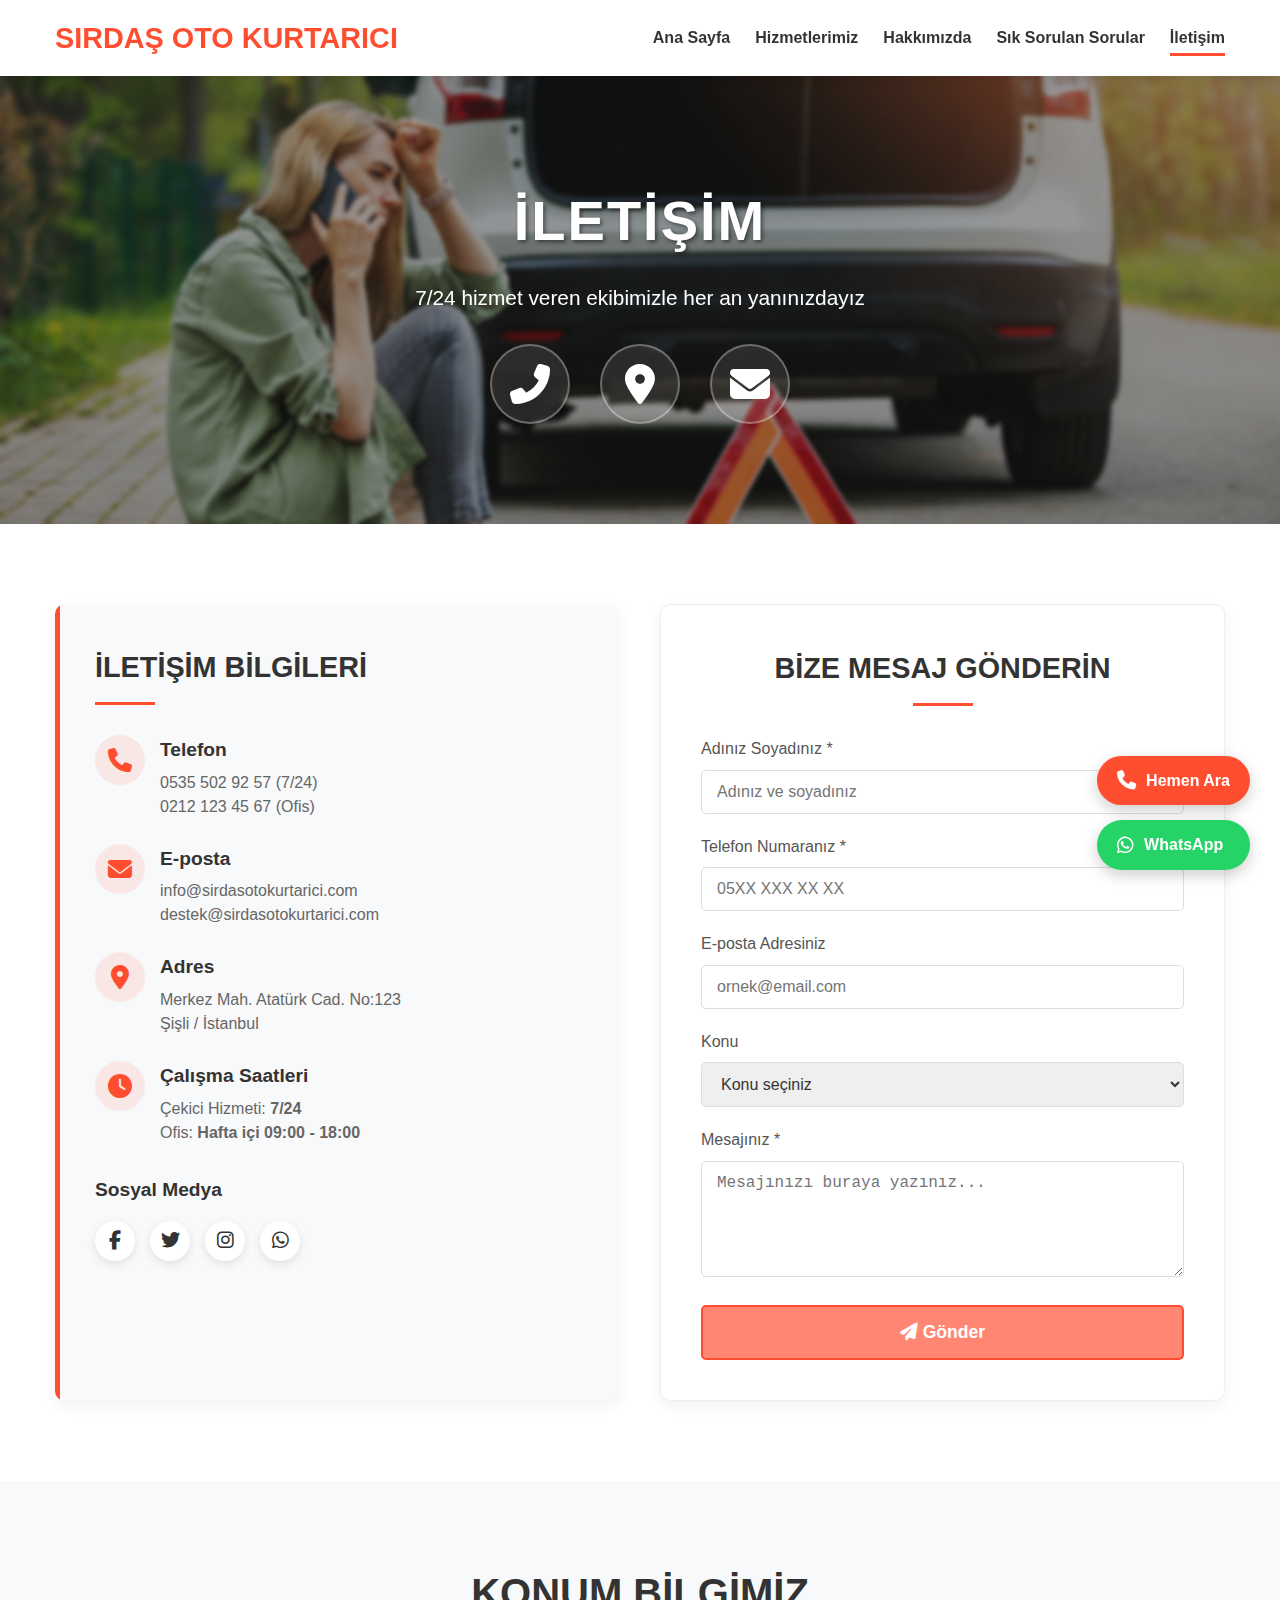
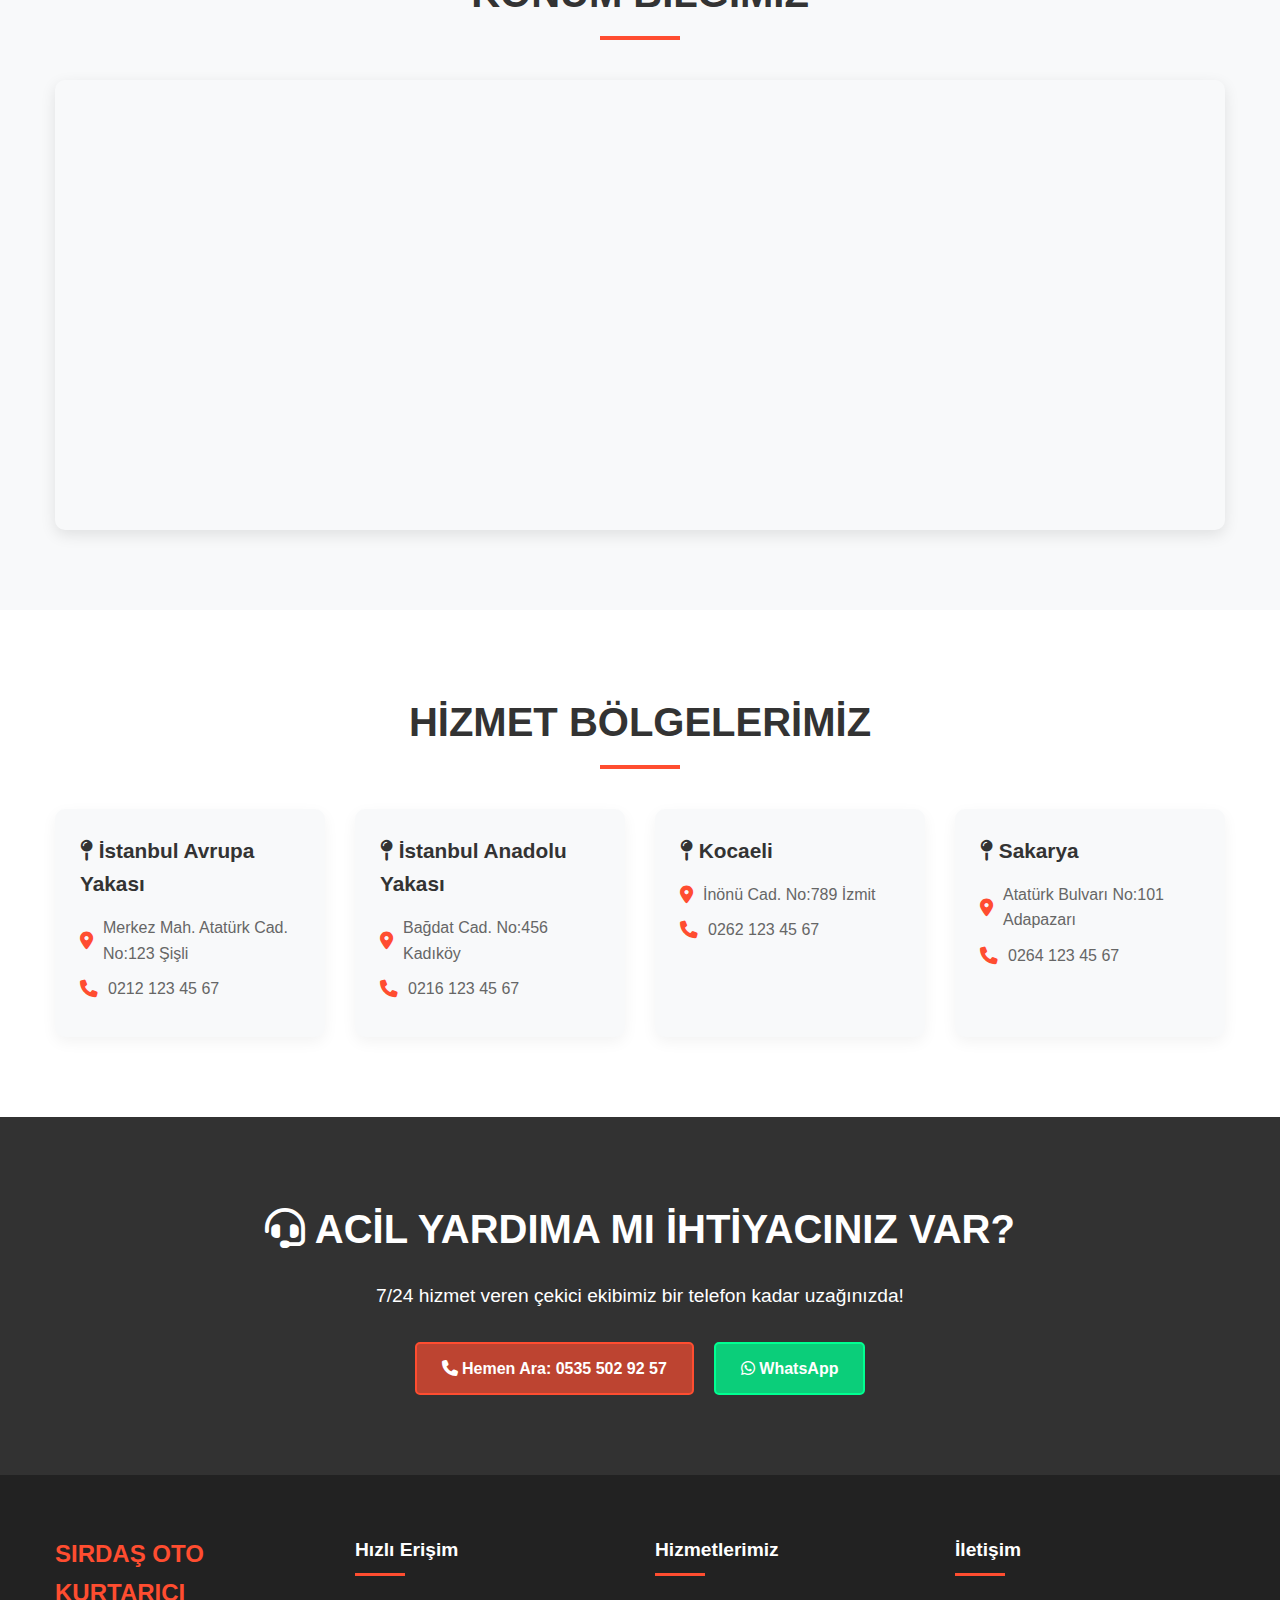
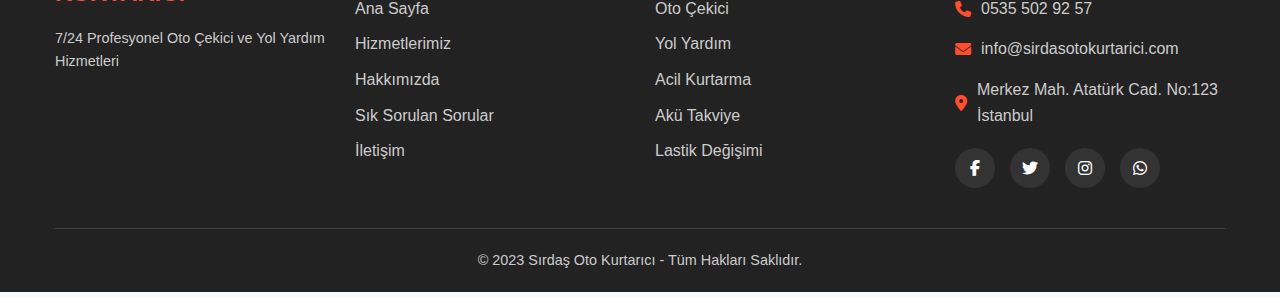
<file: iletisim.html>
<!DOCTYPE html>
<html lang="tr">
<head>
    <meta charset="UTF-8">
    <meta name="viewport" content="width=device-width, initial-scale=1.0">
    <meta name="description" content="Sırdaş Oto Kurtarıcı ile 7/24 iletişime geçin. Oto çekici, yol yardım ve acil kurtarma hizmetleri için bize ulaşın. İstanbul ve çevre illerde profesyonel çekici hizmeti.">
    <meta name="keywords" content="oto çekici iletişim, çekici telefon, yol yardım iletişim, acil çekici çağır, oto kurtarma telefon, çekici firma iletişim">
    <title>İletişim | Sırdaş Oto Kurtarıcı - 7/24 Oto Çekici ve Yol Yardım</title>
    <link rel="stylesheet" href="css/style.css">
    <link rel="stylesheet" href="css/contact-styles.css">
    <link rel="stylesheet" href="css/header-backgrounds.css">
    <link rel="stylesheet" href="https://cdnjs.cloudflare.com/ajax/libs/font-awesome/6.4.0/css/all.min.css">
</head>
<body>
    <header>
        <div class="container">
            <div class="logo">
                <h1>SIRDAŞ OTO KURTARICI</h1>
            </div>
            <nav>
                <ul>
                    <li><a href="index.html">Ana Sayfa</a></li>
                    <li><a href="hizmetler.html">Hizmetlerimiz</a></li>
                    <li><a href="hakkimizda.html">Hakkımızda</a></li>
                    <li><a href="sss.html">Sık Sorulan Sorular</a></li>
                    <li><a href="iletisim.html" class="active">İletişim</a></li>
                </ul>
                <div class="mobile-menu-btn">
                    <i class="fas fa-bars"></i>
                </div>
            </nav>
        </div>
    </header>

    <section class="page-header contact-header">
        <div class="container">
            <h1>İLETİŞİM</h1>
            <p>7/24 hizmet veren ekibimizle her an yanınızdayız</p>
            <div class="contact-icons">
                <div class="contact-icon-item">
                    <i class="fas fa-phone-alt"></i>
                </div>
                <div class="contact-icon-item">
                    <i class="fas fa-map-marker-alt"></i>
                </div>
                <div class="contact-icon-item">
                    <i class="fas fa-envelope"></i>
                </div>
            </div>
        </div>
    </section>

    <section class="contact-page">
        <div class="container">
            <div class="contact-grid">
                <div class="contact-info-box">
                    <h2>İLETİŞİM BİLGİLERİ</h2>
                    <div class="contact-info-item">
                        <div class="contact-icon">
                            <i class="fas fa-phone"></i>
                        </div>
                        <div class="contact-text">
                            <h3>Telefon</h3>
                            <p><a href="tel:+905355029257">0535 502 92 57</a> (7/24)</p>
                            <p><a href="tel:+902121234567">0212 123 45 67</a> (Ofis)</p>
                        </div>
                    </div>
                    <div class="contact-info-item">
                        <div class="contact-icon">
                            <i class="fas fa-envelope"></i>
                        </div>
                        <div class="contact-text">
                            <h3>E-posta</h3>
                            <p><a href="mailto:info@sirdasotokurtarici.com">info@sirdasotokurtarici.com</a></p>
                            <p><a href="mailto:destek@sirdasotokurtarici.com">destek@sirdasotokurtarici.com</a></p>
                        </div>
                    </div>
                    <div class="contact-info-item">
                        <div class="contact-icon">
                            <i class="fas fa-map-marker-alt"></i>
                        </div>
                        <div class="contact-text">
                            <h3>Adres</h3>
                            <p>Merkez Mah. Atatürk Cad. No:123</p>
                            <p>Şişli / İstanbul</p>
                        </div>
                    </div>
                    <div class="contact-info-item">
                        <div class="contact-icon">
                            <i class="fas fa-clock"></i>
                        </div>
                        <div class="contact-text">
                            <h3>Çalışma Saatleri</h3>
                            <p>Çekici Hizmeti: <strong>7/24</strong></p>
                            <p>Ofis: <strong>Hafta içi 09:00 - 18:00</strong></p>
                        </div>
                    </div>
                    <div class="social-media-contact">
                        <h3>Sosyal Medya</h3>
                        <div class="social-icons">
                            <a href="#" target="_blank"><i class="fab fa-facebook-f"></i></a>
                            <a href="#" target="_blank"><i class="fab fa-twitter"></i></a>
                            <a href="#" target="_blank"><i class="fab fa-instagram"></i></a>
                            <a href="#" target="_blank"><i class="fab fa-whatsapp"></i></a>
                        </div>
                    </div>
                </div>
                <div class="contact-form-box">
                    <h2>BİZE MESAJ GÖNDERİN</h2>
                    <form id="contactForm" action="#" method="post">
                        <div class="form-group">
                            <label for="name">Adınız Soyadınız <span class="required">*</span></label>
                            <input type="text" id="name" name="name" placeholder="Adınız ve soyadınız" required>
                        </div>
                        <div class="form-group">
                            <label for="phone">Telefon Numaranız <span class="required">*</span></label>
                            <input type="tel" id="phone" name="phone" placeholder="05XX XXX XX XX" required>
                        </div>
                        <div class="form-group">
                            <label for="email">E-posta Adresiniz</label>
                            <input type="email" id="email" name="email" placeholder="ornek@email.com">
                        </div>
                        <div class="form-group">
                            <label for="subject">Konu</label>
                            <select id="subject" name="subject">
                                <option value="" disabled selected>Konu seçiniz</option>
                                <option value="cekici">Çekici Hizmeti</option>
                                <option value="yol-yardim">Yol Yardım</option>
                                <option value="acil-kurtarma">Acil Kurtarma</option>
                                <option value="fiyat">Fiyat Bilgisi</option>
                                <option value="sikayet">Şikayet/Öneri</option>
                                <option value="diger">Diğer</option>
                            </select>
                        </div>
                        <div class="form-group">
                            <label for="message">Mesajınız <span class="required">*</span></label>
                            <textarea id="message" name="message" rows="5" placeholder="Mesajınızı buraya yazınız..." required></textarea>
                        </div>

                        <button type="submit" class="btn btn-primary"><i class="fas fa-paper-plane"></i> Gönder</button>
                    </form>
                </div>
            </div>
        </div>
    </section>

    <section class="map-section">
        <div class="container">
            <h2 class="section-title">KONUM BİLGİMİZ</h2>
            <div class="map-container">
                <iframe src="https://www.google.com/maps?q=9852%2B8X6+Ye%C5%9Filyurt,+Malatya&output=embed" width="100%" height="450" style="border:0;" allowfullscreen="" loading="lazy"></iframe>
            </div>
        </div>
    </section>

    <section class="branches">
        <div class="container">
            <h2 class="section-title">HİZMET BÖLGELERİMİZ</h2>
            <div class="branches-grid">
                <div class="branch-item">
                    <h3><i class="fas fa-map-pin"></i> İstanbul Avrupa Yakası</h3>
                    <p><i class="fas fa-map-marker-alt"></i> Merkez Mah. Atatürk Cad. No:123 Şişli</p>
                    <p><i class="fas fa-phone"></i> <a href="tel:+902121234567">0212 123 45 67</a></p>
                </div>
                <div class="branch-item">
                    <h3><i class="fas fa-map-pin"></i> İstanbul Anadolu Yakası</h3>
                    <p><i class="fas fa-map-marker-alt"></i> Bağdat Cad. No:456 Kadıköy</p>
                    <p><i class="fas fa-phone"></i> <a href="tel:+902161234567">0216 123 45 67</a></p>
                </div>
                <div class="branch-item">
                    <h3><i class="fas fa-map-pin"></i> Kocaeli</h3>
                    <p><i class="fas fa-map-marker-alt"></i> İnönü Cad. No:789 İzmit</p>
                    <p><i class="fas fa-phone"></i> <a href="tel:+902621234567">0262 123 45 67</a></p>
                </div>
                <div class="branch-item">
                    <h3><i class="fas fa-map-pin"></i> Sakarya</h3>
                    <p><i class="fas fa-map-marker-alt"></i> Atatürk Bulvarı No:101 Adapazarı</p>
                    <p><i class="fas fa-phone"></i> <a href="tel:+902641234567">0264 123 45 67</a></p>
                </div>
            </div>
        </div>
    </section>

    <section class="cta-section">
        <div class="container">
            <h2><i class="fas fa-headset"></i> ACİL YARDIMA MI İHTİYACINIZ VAR?</h2>
            <p>7/24 hizmet veren çekici ekibimiz bir telefon kadar uzağınızda!</p>
            <div class="cta-buttons">
                <a href="tel:+905355029257" class="btn btn-primary"><i class="fas fa-phone"></i> Hemen Ara: 0535 502 92 57</a>
                <a href="https://wa.me/905355029257" class="btn btn-secondary" target="_blank"><i class="fab fa-whatsapp"></i> WhatsApp</a>
            </div>
        </div>
    </section>

    <footer>
        <div class="container">
            <div class="footer-content">
                <div class="footer-logo">
                    <h2>SIRDAŞ OTO KURTARICI</h2>
                    <p>7/24 Profesyonel Oto Çekici ve Yol Yardım Hizmetleri</p>
                </div>
                <div class="footer-links">
                    <h3>Hızlı Erişim</h3>
                    <ul>
                        <li><a href="index.html">Ana Sayfa</a></li>
                        <li><a href="hizmetler.html">Hizmetlerimiz</a></li>
                        <li><a href="hakkimizda.html">Hakkımızda</a></li>
                        <li><a href="sss.html">Sık Sorulan Sorular</a></li>
                        <li><a href="iletisim.html">İletişim</a></li>
                    </ul>
                </div>
                <div class="footer-services">
                    <h3>Hizmetlerimiz</h3>
                    <ul>
                        <li><a href="hizmetler.html#oto-cekici">Oto Çekici</a></li>
                        <li><a href="hizmetler.html#yol-yardim">Yol Yardım</a></li>
                        <li><a href="hizmetler.html#acil-kurtarma">Acil Kurtarma</a></li>
                        <li><a href="hizmetler.html#aku-takviye">Akü Takviye</a></li>
                        <li><a href="hizmetler.html#lastik-degisim">Lastik Değişimi</a></li>
                    </ul>
                </div>
                <div class="footer-contact">
                    <h3>İletişim</h3>
                    <p><i class="fas fa-phone"></i> <a href="tel:+905355029257">0535 502 92 57</a></p>
                    <p><i class="fas fa-envelope"></i> <a href="mailto:info@sirdasotokurtarici.com">info@sirdasotokurtarici.com</a></p>
                    <p><i class="fas fa-map-marker-alt"></i> Merkez Mah. Atatürk Cad. No:123 İstanbul</p>
                    <div class="social-media">
                        <a href="#" target="_blank"><i class="fab fa-facebook-f"></i></a>
                        <a href="#" target="_blank"><i class="fab fa-twitter"></i></a>
                        <a href="#" target="_blank"><i class="fab fa-instagram"></i></a>
                        <a href="#" target="_blank"><i class="fab fa-whatsapp"></i></a>
                    </div>
                </div>
            </div>
            <div class="copyright">
                <p>&copy; 2023 Sırdaş Oto Kurtarıcı - Tüm Hakları Saklıdır.</p>
            </div>
        </div>
    </footer>

    <div class="floating-contact">
        <a href="tel:+905355029257" class="floating-phone">
            <i class="fas fa-phone"></i>
            <span>Hemen Ara</span>
        </a>
        <a href="https://wa.me/905355029257" class="floating-whatsapp" target="_blank">
            <i class="fab fa-whatsapp"></i>
            <span>WhatsApp</span>
        </a>
    </div>

    <script src="js/script.js"></script>
    <script>
        document.addEventListener('DOMContentLoaded', function() {
            // Form gönderim animasyonu
            const contactForm = document.getElementById('contactForm');
            if (contactForm) {
                contactForm.addEventListener('submit', function(e) {
                    e.preventDefault();
                    
                    // Form doğrulama ve gönderim işlemleri burada yapılabilir
                    alert('Mesajınız başarıyla gönderildi. En kısa sürede size dönüş yapacağız.');
                    contactForm.reset();
                });
            }
            
            // Form alanları için animasyon
            const formInputs = document.querySelectorAll('.form-group input, .form-group textarea, .form-group select');
            
            formInputs.forEach(input => {
                // Focus olduğunda
                input.addEventListener('focus', function() {
                    this.parentElement.classList.add('focused');
                });
                
                // Focus dışına çıkıldığında
                input.addEventListener('blur', function() {
                    if (this.value === '') {
                        this.parentElement.classList.remove('focused');
                    }
                });
                
                // Sayfa yüklendiğinde değer varsa
                if (input.value !== '') {
                    input.parentElement.classList.add('focused');
                }
            });
        });
    </script>
</body>
</html>
</file>
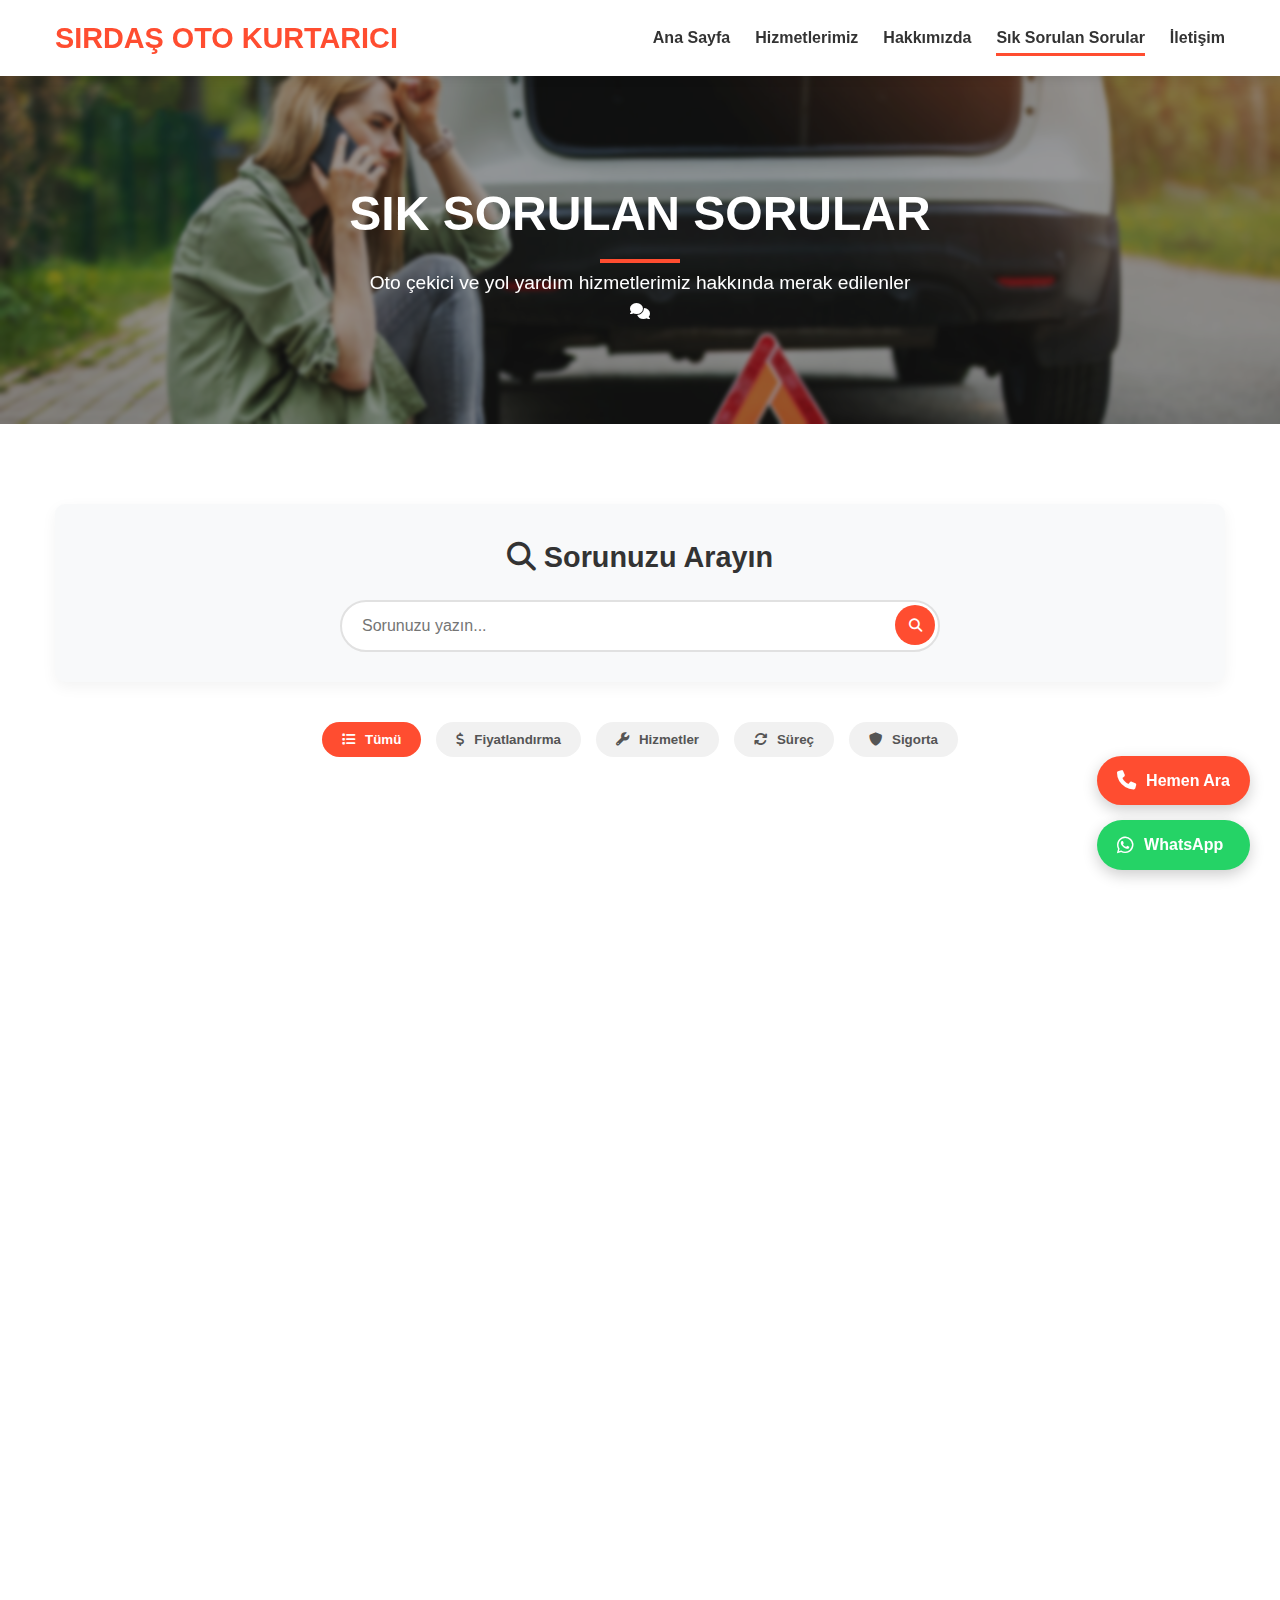
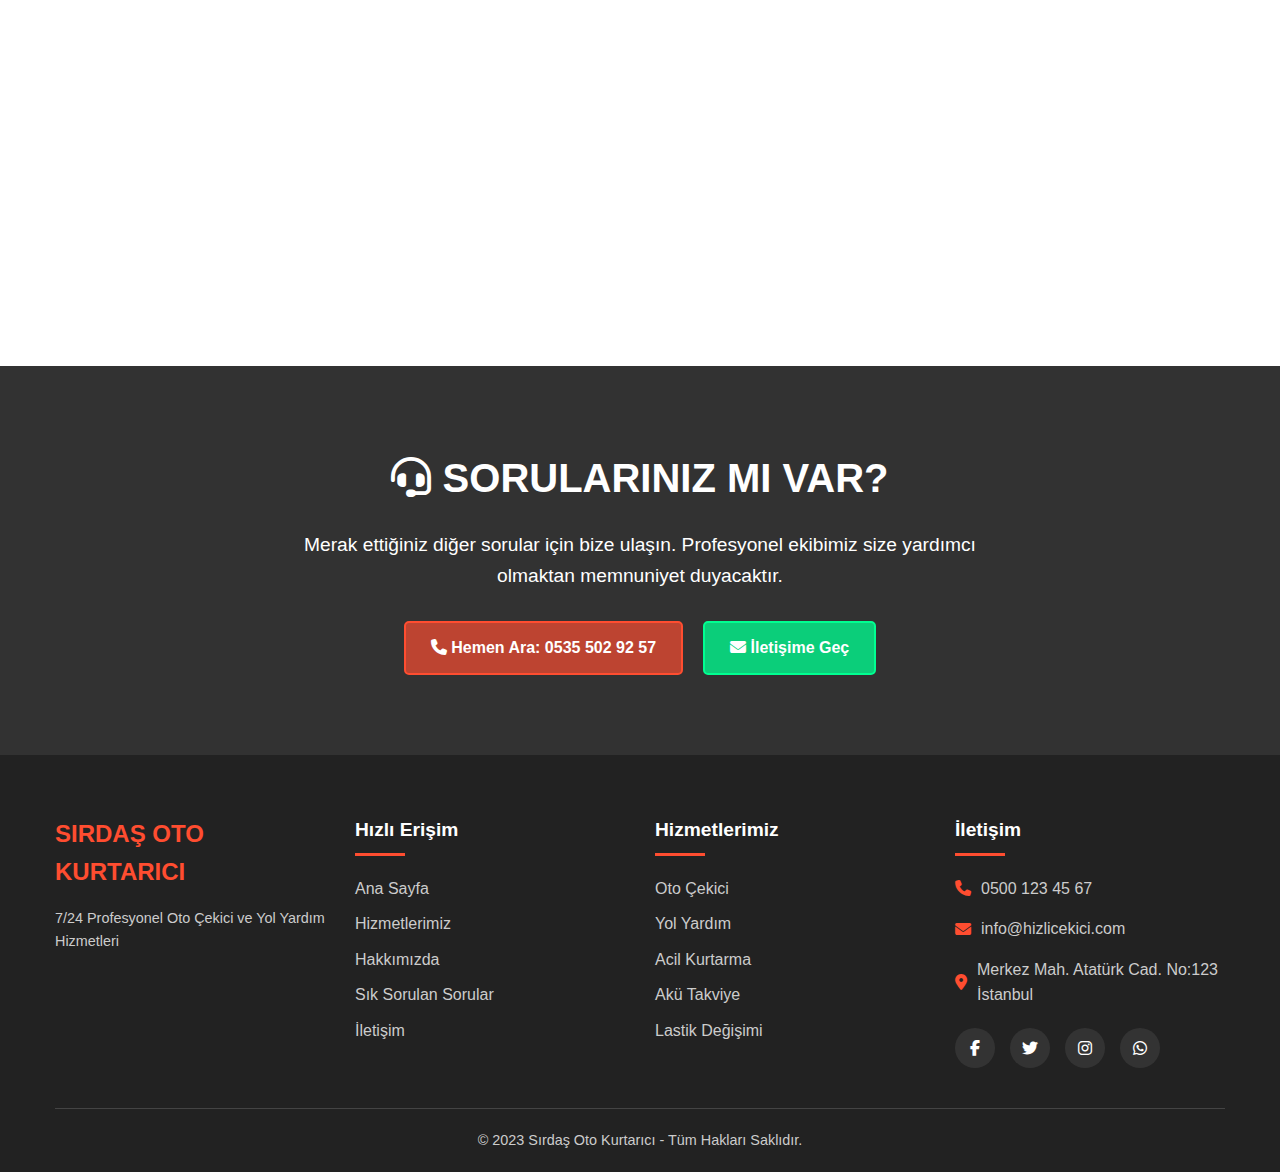
<file: sss.html>
<!DOCTYPE html>
<html lang="tr">
<head>
    <meta charset="UTF-8">
    <meta name="viewport" content="width=device-width, initial-scale=1.0">
    <meta name="description" content="Oto çekici ve yol yardım hizmetleri hakkında sık sorulan sorular ve cevapları. Çekici ücretleri, hizmet süresi, kapsam alanı ve daha fazlası hakkında bilgi alın.">
    <meta name="keywords" content="oto çekici sss, çekici fiyatları, yol yardım soruları, çekici hizmet süresi, acil kurtarma, çekici sigorta">
    <title>Sık Sorulan Sorular | Sırdaş Oto Kurtarıcı - 7/24 Oto Çekici ve Yol Yardım</title>
    <link rel="stylesheet" href="css/style.css">
    <link rel="stylesheet" href="css/faq-styles.css">
    <link rel="stylesheet" href="css/header-backgrounds.css">
    <link rel="stylesheet" href="https://cdnjs.cloudflare.com/ajax/libs/font-awesome/6.4.0/css/all.min.css">
</head>
<body>
    <header>
        <div class="container">
            <div class="logo">
                <h1>SIRDAŞ OTO KURTARICI</h1>
            </div>
            <nav>
                <ul>
                    <li><a href="index.html">Ana Sayfa</a></li>
                    <li><a href="hizmetler.html">Hizmetlerimiz</a></li>
                    <li><a href="hakkimizda.html">Hakkımızda</a></li>
                    <li><a href="sss.html" class="active">Sık Sorulan Sorular</a></li>
                    <li><a href="iletisim.html">İletişim</a></li>
                </ul>
                <div class="mobile-menu-btn">
                    <i class="fas fa-bars"></i>
                </div>
            </nav>
        </div>
    </header>

    <section class="page-header faq-header">
        <div class="container">
            <h1>SIK SORULAN SORULAR</h1>
            <p>Oto çekici ve yol yardım hizmetlerimiz hakkında merak edilenler</p>
            <div class="faq-icons">
                <div class="faq-icon-item">
                    <i class="fas fa-comments"></i>
                </div>
            </div>
        </div>
    </section>

    <section class="faq">
        <div class="container">
            <div class="faq-search">
                <h2><i class="fas fa-search"></i> Sorunuzu Arayın</h2>
                <div class="search-box">
                    <input type="text" id="faqSearch" placeholder="Sorunuzu yazın...">
                    <button><i class="fas fa-search"></i></button>
                </div>
            </div>

            <div class="faq-categories">
                <button class="category-btn active" data-category="all">Tümü</button>
                <button class="category-btn" data-category="pricing">Fiyatlandırma</button>
                <button class="category-btn" data-category="service">Hizmetler</button>
                <button class="category-btn" data-category="process">Süreç</button>
                <button class="category-btn" data-category="insurance">Sigorta</button>
            </div>

            <div class="faq-list">
                <div class="faq-item" data-category="service">
                    <div class="faq-question">
                        <h3>Çekici hizmetiniz hangi bölgelerde geçerli?</h3>
                        <span class="faq-icon"><i class="fas fa-chevron-down"></i></span>
                    </div>
                    <div class="faq-answer">
                        <p>Hızlı Çekici olarak, İstanbul'un tüm ilçelerinde ve çevre illerde (Kocaeli, Sakarya, Tekirdağ, Yalova) 7/24 hizmet vermekteyiz. Diğer illerde de anlaşmalı servislerimiz aracılığıyla hizmet sağlayabiliyoruz. Bulunduğunuz konuma en yakın ekibimizi yönlendirerek, en kısa sürede yanınızda oluyoruz.</p>
                    </div>
                </div>

                <div class="faq-item" data-category="pricing">
                    <div class="faq-question">
                        <h3>Çekici ücretleri neye göre belirleniyor?</h3>
                        <span class="faq-icon"><i class="fas fa-chevron-down"></i></span>
                    </div>
                    <div class="faq-answer">
                        <p>Çekici ücretlerimiz, aracınızın bulunduğu konum ile gideceği konum arasındaki mesafeye, aracın türüne (binek, ticari, ağır vasıta vb.) ve çekme işleminin zorluğuna göre değişiklik göstermektedir. Ayrıca, saat dilimi (gece/gündüz) ve özel durumlar (kaza, arıza vb.) da fiyatlandırmayı etkileyebilir. Net fiyat bilgisi için müşteri hizmetlerimizi arayarak, detaylı bilgi alabilirsiniz.</p>
                    </div>
                </div>

                <div class="faq-item" data-category="process">
                    <div class="faq-question">
                        <h3>Çekici çağırdığımda ne kadar sürede gelir?</h3>
                        <span class="faq-icon"><i class="fas fa-chevron-down"></i></span>
                    </div>
                    <div class="faq-answer">
                        <p>Hızlı Çekici olarak, aracınızın bulunduğu konuma en yakın ekibimizi yönlendiriyoruz. Şehir içi lokasyonlarda genellikle 15-30 dakika içerisinde, şehir dışı lokasyonlarda ise mesafeye bağlı olarak en kısa sürede yanınızda oluyoruz. Trafik yoğunluğu, hava koşulları gibi faktörler varış süremizi etkileyebilir, ancak her durumda sizi bilgilendiriyor ve en hızlı şekilde yanınızda olmaya çalışıyoruz.</p>
                    </div>
                </div>

                <div class="faq-item" data-category="insurance">
                    <div class="faq-question">
                        <h3>Kasko veya trafik sigortam çekici ücretini karşılar mı?</h3>
                        <span class="faq-icon"><i class="fas fa-chevron-down"></i></span>
                    </div>
                    <div class="faq-answer">
                        <p>Kasko poliçenizin içeriğine bağlı olarak, çekici ücretleri genellikle karşılanmaktadır. Trafik sigortaları ise kaza durumunda belirli limitler dahilinde çekici ücretlerini karşılayabilir. Sigorta kapsamında çekici hizmeti almak için, öncelikle sigorta şirketinizi aramanız ve onay almanız gerekmektedir. Biz de sigorta şirketleriyle anlaşmalı olarak çalışıyoruz ve gerekli prosedürlerde size yardımcı oluyoruz.</p>
                    </div>
                </div>

                <div class="faq-item" data-category="service">
                    <div class="faq-question">
                        <h3>Hangi tür araçlar için çekici hizmeti veriyorsunuz?</h3>
                        <span class="faq-icon"><i class="fas fa-chevron-down"></i></span>
                    </div>
                    <div class="faq-answer">
                        <p>Hızlı Çekici olarak, binek araçlar, hafif ticari araçlar, motosikletler, ağır vasıtalar (kamyon, otobüs vb.) ve iş makineleri için özel çekici hizmetleri sunmaktayız. Her araç türü için uygun ekipmanlara sahip çekicilerimizle, aracınızı güvenle taşıyoruz.</p>
                    </div>
                </div>

                <div class="faq-item" data-category="process">
                    <div class="faq-question">
                        <h3>Aracım çekilirken yanında bulunmak zorunda mıyım?</h3>
                        <span class="faq-icon"><i class="fas fa-chevron-down"></i></span>
                    </div>
                    <div class="faq-answer">
                        <p>Yasal olarak, aracınızın çekilmesi sırasında yanında bulunmanız zorunlu değildir. Ancak, aracınızın teslim alınacağı ve bırakılacağı yerde bir yetkilinin (siz veya güvendiğiniz biri) bulunması gerekmektedir. Özel durumlarda, yazılı bir yetkilendirme ile aracınızın anahtarını bize teslim edebilir ve işlemleri uzaktan takip edebilirsiniz.</p>
                    </div>
                </div>

                <div class="faq-item" data-category="service">
                    <div class="faq-question">
                        <h3>Yol yardım hizmetleriniz nelerdir?</h3>
                        <span class="faq-icon"><i class="fas fa-chevron-down"></i></span>
                    </div>
                    <div class="faq-answer">
                        <p>Yol yardım hizmetlerimiz arasında akü takviyesi, lastik değişimi, yakıt ikmali, anahtar kurtarma ve basit mekanik arızalara müdahale bulunmaktadır. Bu hizmetler sayesinde, aracınızın yaşadığı birçok sorunu yerinde çözerek, çekici hizmetine gerek kalmadan yolunuza devam etmenizi sağlıyoruz.</p>
                    </div>
                </div>

                <div class="faq-item" data-category="pricing">
                    <div class="faq-question">
                        <h3>Ödeme seçenekleriniz nelerdir?</h3>
                        <span class="faq-icon"><i class="fas fa-chevron-down"></i></span>
                    </div>
                    <div class="faq-answer">
                        <p>Hızlı Çekici olarak, nakit, kredi kartı, banka kartı ve havale/EFT ile ödeme kabul etmekteyiz. Ayrıca, anlaşmalı olduğumuz sigorta şirketleri üzerinden de ödeme yapılabilmektedir. Kurumsal müşterilerimiz için fatura kesim ve aylık ödeme seçeneklerimiz de bulunmaktadır.</p>
                    </div>
                </div>

                <div class="faq-item" data-category="insurance">
                    <div class="faq-question">
                        <h3>Hangi sigorta şirketleriyle anlaşmanız var?</h3>
                        <span class="faq-icon"><i class="fas fa-chevron-down"></i></span>
                    </div>
                    <div class="faq-answer">
                        <p>Türkiye'deki birçok büyük sigorta şirketiyle anlaşmalı olarak çalışmaktayız. Allianz, Axa, Anadolu Sigorta, Mapfre, Aksigorta, HDI, Güneş Sigorta, Ziraat Sigorta ve daha birçok sigorta şirketiyle işbirliği içerisindeyiz. Sigorta kapsamında hizmet almak için, öncelikle sigorta şirketinizi aramanız ve yönlendirmelerini takip etmeniz gerekmektedir.</p>
                    </div>
                </div>

                <div class="faq-item" data-category="process">
                    <div class="faq-question">
                        <h3>Kaza durumunda nasıl bir yol izlemeliyim?</h3>
                        <span class="faq-icon"><i class="fas fa-chevron-down"></i></span>
                    </div>
                    <div class="faq-answer">
                        <p>Kaza durumunda öncelikle güvenliğinizi sağlamalı ve gerekiyorsa 112 Acil Servis'i aramalısınız. Ardından, trafik polisini (155) arayarak kaza tutanağı tutturmalısınız. Sigorta şirketinizi bilgilendirdikten sonra, bizi arayarak çekici talebinde bulunabilirsiniz. Kaza yerinde, aracınızın fotoğraflarını çekmek ve diğer araç sahipleriyle bilgi alışverişinde bulunmak da önemlidir.</p>
                    </div>
                </div>

                <div class="faq-item" data-category="service">
                    <div class="faq-question">
                        <h3>Acil kurtarma hizmetiniz neleri kapsar?</h3>
                        <span class="faq-icon"><i class="fas fa-chevron-down"></i></span>
                    </div>
                    <div class="faq-answer">
                        <p>Acil kurtarma hizmetimiz, aracınızın dere yatağı, çamur, kar, bataklık gibi zor koşullarda kurtarılmasını kapsar. Özel vinç sistemlerimiz ve ekipmanlarımızla, aracınızı bulunduğu yerden güvenle çıkarıyor ve gerekiyorsa çekici hizmetiyle istediğiniz noktaya taşıyoruz. Bu hizmet, standart çekici hizmetinden farklı olarak, özel ekipman ve uzmanlık gerektiren durumlarda devreye girer.</p>
                    </div>
                </div>

                <div class="faq-item" data-category="pricing">
                    <div class="faq-question">
                        <h3>Şehirler arası çekici ücretleri nasıl hesaplanır?</h3>
                        <span class="faq-icon"><i class="fas fa-chevron-down"></i></span>
                    </div>
                    <div class="faq-answer">
                        <p>Şehirler arası çekici ücretleri, kilometre başına belirlenen bir tarife üzerinden hesaplanır. Bu tarife, aracın türüne, çekici tipine ve yol koşullarına göre değişiklik gösterebilir. Ayrıca, otoyol geçiş ücretleri ve köprü geçiş ücretleri de fiyata dahil edilir. Net fiyat bilgisi için müşteri hizmetlerimizi arayarak, detaylı bilgi alabilirsiniz.</p>
                    </div>
                </div>
            </div>
        </div>
    </section>

    <section class="cta-section">
        <div class="container">
            <h2><i class="fas fa-headset"></i> SORULARINIZ MI VAR?</h2>
            <p>Merak ettiğiniz diğer sorular için bize ulaşın. Profesyonel ekibimiz size yardımcı olmaktan memnuniyet duyacaktır.</p>
            <div class="cta-buttons">
                <a href="tel:+905355029257" class="btn btn-primary"><i class="fas fa-phone"></i> Hemen Ara: 0535 502 92 57</a>
                <a href="iletisim.html" class="btn btn-secondary"><i class="fas fa-envelope"></i> İletişime Geç</a>
            </div>
        </div>
    </section>

    <footer>
        <div class="container">
            <div class="footer-content">
                <div class="footer-logo">
                    <h2>SIRDAŞ OTO KURTARICI</h2>
                    <p>7/24 Profesyonel Oto Çekici ve Yol Yardım Hizmetleri</p>
                </div>
                <div class="footer-links">
                    <h3>Hızlı Erişim</h3>
                    <ul>
                        <li><a href="index.html">Ana Sayfa</a></li>
                        <li><a href="hizmetler.html">Hizmetlerimiz</a></li>
                        <li><a href="hakkimizda.html">Hakkımızda</a></li>
                        <li><a href="sss.html">Sık Sorulan Sorular</a></li>
                        <li><a href="iletisim.html">İletişim</a></li>
                    </ul>
                </div>
                <div class="footer-services">
                    <h3>Hizmetlerimiz</h3>
                    <ul>
                        <li><a href="hizmetler.html#oto-cekici">Oto Çekici</a></li>
                        <li><a href="hizmetler.html#yol-yardim">Yol Yardım</a></li>
                        <li><a href="hizmetler.html#acil-kurtarma">Acil Kurtarma</a></li>
                        <li><a href="hizmetler.html#aku-takviye">Akü Takviye</a></li>
                        <li><a href="hizmetler.html#lastik-degisim">Lastik Değişimi</a></li>
                    </ul>
                </div>
                <div class="footer-contact">
                    <h3>İletişim</h3>
                    <p><i class="fas fa-phone"></i> <a href="tel:+905001234567">0500 123 45 67</a></p>
                    <p><i class="fas fa-envelope"></i> <a href="mailto:info@hizlicekici.com">info@hizlicekici.com</a></p>
                    <p><i class="fas fa-map-marker-alt"></i> Merkez Mah. Atatürk Cad. No:123 İstanbul</p>
                    <div class="social-media">
                        <a href="#" target="_blank"><i class="fab fa-facebook-f"></i></a>
                        <a href="#" target="_blank"><i class="fab fa-twitter"></i></a>
                        <a href="#" target="_blank"><i class="fab fa-instagram"></i></a>
                        <a href="#" target="_blank"><i class="fab fa-whatsapp"></i></a>
                    </div>
                </div>
            </div>
            <div class="copyright">
                <p>&copy; 2023 Sırdaş Oto Kurtarıcı - Tüm Hakları Saklıdır.</p>
            </div>
        </div>
    </footer>

    <div class="floating-contact">
        <a href="tel:+905001234567" class="floating-phone">
            <i class="fas fa-phone"></i>
            <span>Hemen Ara</span>
        </a>
        <a href="https://wa.me/905001234567" class="floating-whatsapp" target="_blank">
            <i class="fab fa-whatsapp"></i>
            <span>WhatsApp</span>
        </a>
    </div>

    <script src="js/script.js"></script>
    <script>
        document.addEventListener('DOMContentLoaded', function() {
            // SSS öğelerine tıklama işlevi
            const faqItems = document.querySelectorAll('.faq-question');
            
            faqItems.forEach((item, index) => {
                // Her öğeye animasyon için özel indeks atama
                const faqItem = item.parentElement;
                faqItem.style.setProperty('--item-index', index);
                
                item.addEventListener('click', function() {
                    const parent = this.parentElement;
                    const answer = this.nextElementSibling;
                    
                    // Aktif sınıfını ekle/kaldır
                    this.classList.toggle('active');
                    parent.classList.toggle('active');
                    
                    // Diğer tüm açık öğeleri kapat
                    faqItems.forEach(otherItem => {
                        if (otherItem !== this) {
                            otherItem.classList.remove('active');
                            otherItem.parentElement.classList.remove('active');
                        }
                    });
                });
            });
            
            // Kategori filtreleme
            const categoryBtns = document.querySelectorAll('.category-btn');
            const faqList = document.querySelectorAll('.faq-item');
            
            categoryBtns.forEach(btn => {
                btn.addEventListener('click', function() {
                    const category = this.getAttribute('data-category');
                    
                    // Aktif sınıfını güncelle
                    categoryBtns.forEach(otherBtn => {
                        otherBtn.classList.remove('active');
                    });
                    this.classList.add('active');
                    
                    // Öğeleri filtrele
                    faqList.forEach(item => {
                        if (category === 'all' || item.getAttribute('data-category') === category) {
                            item.style.display = 'block';
                            // Yeniden animasyon için
                            item.style.opacity = '0';
                            setTimeout(() => {
                                item.style.opacity = '1';
                            }, 50);
                        } else {
                            item.style.display = 'none';
                        }
                    });
                });
            });
            
            // Arama işlevi
            const searchInput = document.getElementById('faqSearch');
            
            searchInput.addEventListener('input', function() {
                const searchTerm = this.value.toLowerCase();
                
                faqList.forEach(item => {
                    const question = item.querySelector('.faq-question h3').textContent.toLowerCase();
                    const answer = item.querySelector('.faq-answer p').textContent.toLowerCase();
                    
                    if (question.includes(searchTerm) || answer.includes(searchTerm)) {
                        item.style.display = 'block';
                        
                        // Arama terimini vurgula
                        if (searchTerm !== '') {
                            highlightText(item.querySelector('.faq-question h3'), searchTerm);
                            highlightText(item.querySelector('.faq-answer p'), searchTerm);
                        } else {
                            // Vurgulamayı kaldır
                            item.querySelector('.faq-question h3').innerHTML = item.querySelector('.faq-question h3').textContent;
                            item.querySelector('.faq-answer p').innerHTML = item.querySelector('.faq-answer p').textContent;
                        }
                    } else {
                        item.style.display = 'none';
                    }
                });
                
                // Tüm kategorileri göster
                categoryBtns.forEach(btn => {
                    btn.classList.remove('active');
                    if (btn.getAttribute('data-category') === 'all') {
                        btn.classList.add('active');
                    }
                });
            });
            
            // Metni vurgulama fonksiyonu
            function highlightText(element, term) {
                const originalText = element.textContent;
                const lowerText = originalText.toLowerCase();
                let newText = '';
                let lastIndex = 0;
                
                let index = lowerText.indexOf(term);
                while (index !== -1) {
                    newText += originalText.substring(lastIndex, index);
                    newText += `<span class="highlight">${originalText.substring(index, index + term.length)}</span>`;
                    lastIndex = index + term.length;
                    index = lowerText.indexOf(term, lastIndex);
                }
                
                newText += originalText.substring(lastIndex);
                element.innerHTML = newText;
            }
            
            // Sayfa yükleme animasyonları
            const animateElements = document.querySelectorAll('.faq-item, .faq-search, .faq-categories, .page-header h1, .page-header p, .faq-icons');
            
            animateElements.forEach((element, index) => {
                setTimeout(() => {
                    element.style.opacity = '1';
                }, 200 * index);
            });
            
            // Sayfa başlığı için pulse animasyonu
            const pageHeader = document.querySelector('.page-header h1');
            if (pageHeader) {
                setInterval(() => {
                    pageHeader.style.animation = 'pulse 1s';
                    setTimeout(() => {
                        pageHeader.style.animation = '';
                    }, 1000);
                }, 5000);
            }
            
            // İkon animasyonları
            const faqIcons = document.querySelectorAll('.faq-icon-item');
            faqIcons.forEach((icon, index) => {
                setTimeout(() => {
                    icon.style.animation = 'bounce 1s';
                }, 1000 + (index * 300));
            });
        });
    </script>
</body>
</html>
</file>
<file: css/style.css>
/* GENEL STILLER */
* {
    margin: 0;
    padding: 0;
    box-sizing: border-box;
}

body {
    font-family: 'Segoe UI', Tahoma, Geneva, Verdana, sans-serif;
    line-height: 1.6;
    color: #333;
    background-color: #f8f9fa;
}

.container {
    width: 100%;
    max-width: 1200px;
    margin: 0 auto;
    padding: 0 15px;
}

a {
    text-decoration: none;
    color: #0056b3;
    transition: all 0.3s ease;
}

a:hover {
    color: #003d82;
}

ul {
    list-style: none;
}

img {
    max-width: 100%;
    height: auto;
}

.section-title {
    text-align: center;
    margin-bottom: 40px;
    font-size: 2.5rem;
    color: #333;
    position: relative;
    padding-bottom: 15px;
}

.section-title:after {
    content: '';
    position: absolute;
    bottom: 0;
    left: 50%;
    transform: translateX(-50%);
    width: 80px;
    height: 4px;
    background-color: #ff4d30;
}

section {
    padding: 80px 0;
}

/* BUTONLAR */
.btn {
    display: inline-block;
    padding: 12px 25px;
    border-radius: 5px;
    font-weight: 600;
    text-align: center;
    cursor: pointer;
    transition: all 0.3s ease;
}

.btn-primary {
    background-color: #ff4c30ad;
    color: #fff;
    border: 2px solid #ff4d30;
}

.btn-primary:hover {
    background-color: #e63e21;
    border-color: #e63e21;
    color: #fff;
}

.btn-secondary {
    background-color: rgba(0, 255, 145, 0.764);
    color: #ffffff;
    border: 2px solid rgb(0, 255, 145);
}

.btn-secondary:hover {
    background-color: rgb(0, 255, 145);
    color: #fff;
}

/* HEADER */
header {
    background-color: #fff;
    box-shadow: 0 2px 10px rgba(0, 0, 0, 0.1);
    position: sticky;
    top: 0;
    z-index: 1000;
}

header .container {
    display: flex;
    justify-content: space-between;
    align-items: center;
    padding: 15px;
}

.logo h1 {
    font-size: 1.8rem;
    color: #ff4d30;
    font-weight: 700;
}

nav ul {
    display: flex;
}

nav ul li {
    margin-left: 25px;
}

nav ul li a {
    color: #333;
    font-weight: 600;
    padding: 10px 0;
    position: relative;
}

nav ul li a:after {
    content: '';
    position: absolute;
    bottom: 0;
    left: 0;
    width: 0;
    height: 3px;
    background-color: #ff4d30;
    transition: width 0.3s ease;
}

nav ul li a:hover:after,
nav ul li a.active:after {
    width: 100%;
}

.mobile-menu-btn {
    display: none;
    font-size: 1.5rem;
    cursor: pointer;
    color: #333;
}

/* HERO SECTION */
.hero {
    background: linear-gradient(rgba(0, 0, 0, 0.7), rgba(0, 0, 0, 0.7)), url('../img/hero-bg.jpg') no-repeat center center/cover;
    color: #fff;
    padding: 150px 0;
    text-align: center;
}

.hero-content h2 {
    font-size: 3rem;
    margin-bottom: 20px;
    text-shadow: 2px 2px 4px rgba(0, 0, 0, 0.5);
}

.hero-content p {
    font-size: 1.2rem;
    margin-bottom: 30px;
    max-width: 800px;
    margin-left: auto;
    margin-right: auto;
}

.cta-buttons {
    display: flex;
    justify-content: center;
    gap: 20px;
    flex-wrap: wrap;
}

/* SERVICES SECTION */
.services {
    background-color: #fff;
}

.services-grid {
    display: grid;
    grid-template-columns: repeat(auto-fit, minmax(300px, 1fr));
    gap: 30px;
    margin-bottom: 40px;
}

.service-card {
    background-color: #f8f9fa;
    border-radius: 10px;
    padding: 30px;
    text-align: center;
    box-shadow: 0 5px 15px rgba(0, 0, 0, 0.05);
    transition: transform 0.3s ease, box-shadow 0.3s ease;
}

.service-card:hover {
    transform: translateY(-10px);
    box-shadow: 0 10px 25px rgba(0, 0, 0, 0.1);
}

.service-icon {
    font-size: 3rem;
    color: #ff4d30;
    margin-bottom: 20px;
}

.service-card h3 {
    font-size: 1.5rem;
    margin-bottom: 15px;
    color: #333;
}

.service-card p {
    margin-bottom: 20px;
    color: #666;
}

.read-more {
    color: #ff4d30;
    font-weight: 600;
    display: inline-block;
    position: relative;
}

.read-more:after {
    content: '→';
    margin-left: 5px;
    transition: margin-left 0.3s ease;
}

.read-more:hover:after {
    margin-left: 10px;
}

.services-cta {
    text-align: center;
}

/* WHY US SECTION */
.why-us {
    background-color: #f8f9fa;
}

.features-grid {
    display: grid;
    grid-template-columns: repeat(auto-fit, minmax(250px, 1fr));
    gap: 30px;
}

.feature {
    text-align: center;
    padding: 20px;
}

.feature-icon {
    font-size: 2.5rem;
    color: #ff4d30;
    margin-bottom: 20px;
}

.feature h3 {
    font-size: 1.3rem;
    margin-bottom: 15px;
    color: #333;
}

.feature p {
    color: #666;
}

/* TESTIMONIALS SECTION */
.testimonials {
    background-color: #fff;
}

.testimonials-slider {
    display: grid;
    grid-template-columns: repeat(auto-fit, minmax(300px, 1fr));
    gap: 30px;
}

.testimonial {
    background-color: #f8f9fa;
    border-radius: 10px;
    padding: 30px;
    box-shadow: 0 5px 15px rgba(0, 0, 0, 0.05);
}

.testimonial-content {
    margin-bottom: 20px;
    position: relative;
}

.testimonial-content p {
    font-style: italic;
    color: #555;
}

.testimonial-content:before {
    content: '\201C';
    font-size: 4rem;
    color: #ff4d30;
    opacity: 0.2;
    position: absolute;
    top: -20px;
    left: -10px;
}

.testimonial-author h4 {
    font-size: 1.1rem;
    color: #333;
    margin-bottom: 5px;
}

.testimonial-author p {
    color: #777;
    font-size: 0.9rem;
}

/* CONTACT MAP SECTION */
.contact-map .container {
    display: grid;
    grid-template-columns: 1fr 2fr;
    gap: 30px;
}

.contact-info {
    background-color: #fff;
    padding: 30px;
    border-radius: 10px;
    box-shadow: 0 5px 15px rgba(0, 0, 0, 0.05);
}

.contact-info h2 {
    font-size: 2rem;
    margin-bottom: 30px;
    color: #333;
}

.contact-details {
    margin-bottom: 30px;
}

.contact-item {
    display: flex;
    align-items: center;
    margin-bottom: 20px;
}

.contact-item i {
    font-size: 1.5rem;
    color: #ff4d30;
    margin-right: 15px;
    width: 30px;
    text-align: center;
}

.map iframe {
    border-radius: 10px;
    box-shadow: 0 5px 15px rgba(0, 0, 0, 0.05);
}

/* FOOTER */
footer {
    background-color: #222;
    color: #fff;
    padding: 60px 0 20px;
}

.footer-content {
    display: grid;
    grid-template-columns: repeat(auto-fit, minmax(200px, 1fr));
    gap: 30px;
    margin-bottom: 40px;
}

.footer-logo h2 {
    color: #ff4d30;
    margin-bottom: 15px;
}

.footer-logo p {
    color: #ccc;
    font-size: 0.9rem;
}

.footer-links h3,
.footer-services h3,
.footer-contact h3 {
    color: #fff;
    margin-bottom: 20px;
    font-size: 1.2rem;
    position: relative;
    padding-bottom: 10px;
}

.footer-links h3:after,
.footer-services h3:after,
.footer-contact h3:after {
    content: '';
    position: absolute;
    bottom: 0;
    left: 0;
    width: 50px;
    height: 3px;
    background-color: #ff4d30;
}

.footer-links ul li,
.footer-services ul li {
    margin-bottom: 10px;
}

.footer-links ul li a,
.footer-services ul li a {
    color: #ccc;
    transition: color 0.3s ease;
}

.footer-links ul li a:hover,
.footer-services ul li a:hover {
    color: #ff4d30;
}

.footer-contact p {
    margin-bottom: 15px;
    color: #ccc;
    display: flex;
    align-items: center;
}

.footer-contact p i {
    margin-right: 10px;
    color: #ff4d30;
}

.footer-contact p a {
    color: #ccc;
}

.footer-contact p a:hover {
    color: #ff4d30;
}

.social-media {
    display: flex;
    gap: 15px;
    margin-top: 20px;
}

.social-media a {
    display: flex;
    align-items: center;
    justify-content: center;
    width: 40px;
    height: 40px;
    background-color: #333;
    color: #fff;
    border-radius: 50%;
    transition: all 0.3s ease;
}

.social-media a:hover {
    background-color: #ff4d30;
    transform: translateY(-5px);
}

.copyright {
    text-align: center;
    padding-top: 20px;
    border-top: 1px solid #444;
    color: #ccc;
    font-size: 0.9rem;
}

/* FLOATING CONTACT */
.floating-contact {
    position: fixed;
    bottom: 30px;
    right: 30px;
    display: flex;
    flex-direction: column;
    gap: 15px;
    z-index: 999;
}

.floating-phone,
.floating-whatsapp {
    display: flex;
    align-items: center;
    padding: 12px 20px;
    border-radius: 30px;
    color: #fff;
    font-weight: 600;
    box-shadow: 0 5px 15px rgba(0, 0, 0, 0.2);
    transition: all 0.3s ease;
}

.floating-phone {
    background-color: #ff4d30;
}

.floating-whatsapp {
    background-color: #25d366;
}

.floating-phone:hover,
.floating-whatsapp:hover {
    transform: translateY(-5px);
    box-shadow: 0 10px 20px rgba(0, 0, 0, 0.3);
    color: #fff;
}

.floating-phone i,
.floating-whatsapp i {
    margin-right: 10px;
    font-size: 1.2rem;
}

/* RESPONSIVE DESIGN */
@media (max-width: 992px) {
    .contact-map .container {
        grid-template-columns: 1fr;
    }
    
    .hero-content h2 {
        font-size: 2.5rem;
    }
}

/* İletişim Sayfası */
.contact-page {
    padding: 60px 0;
}

/* Form başarı mesajı */
.success-message {
    background-color: #4CAF50;
    color: white;
    padding: 15px;
    border-radius: 5px;
    margin-bottom: 20px;
    display: flex;
    align-items: center;
    font-weight: 500;
}

.success-message i {
    margin-right: 10px;
    font-size: 20px;
}

@media (max-width: 768px) {
    nav ul {
        display: none;
        position: absolute;
        top: 70px;
        left: 0;
        width: 100%;
        background-color: #fff;
        box-shadow: 0 5px 10px rgba(0, 0, 0, 0.1);
        flex-direction: column;
        padding: 20px 0;
    }
    
    nav ul.show {
        display: flex;
    }
    
    nav ul li {
        margin: 0;
        text-align: center;
    }
    
    nav ul li a {
        display: block;
        padding: 15px;
    }
    
    .mobile-menu-btn {
        display: block;
    }
    
    .hero-content h2 {
        font-size: 2rem;
    }
    
    .hero-content p {
        font-size: 1rem;
    }
    
    .cta-buttons {
        flex-direction: column;
        gap: 15px;
    }
    
    .cta-buttons .btn {
        width: 100%;
    }
    
    section {
        padding: 60px 0;
    }
    
    .section-title {
        font-size: 2rem;
    }
    
    .floating-contact {
        bottom: 20px;
        right: 20px;
    }
}

@media (max-width: 576px) {
    .hero {
        padding: 100px 0;
    }
    
    .hero-content h2 {
        font-size: 1.8rem;
    }
    
    .service-card,
    .testimonial {
        padding: 20px;
    }
    
    .footer-content {
        grid-template-columns: 1fr;
    }
    
    .floating-phone span,
    .floating-whatsapp span {
        display: none;
    }
    
    .floating-phone,
    .floating-whatsapp {
        width: 50px;
        height: 50px;
        border-radius: 50%;
        justify-content: center;
        padding: 0;
    }
    
    .floating-phone i,
    .floating-whatsapp i {
        margin-right: 0;
        font-size: 1.5rem;
    }
}
/* Villa Slider Styles */
.villa-slider {
    margin-bottom: 24px;
    position: relative;
  }
  .slider-container {
    position: relative;
    border-radius: var(--radius);
    overflow: hidden;
    height: 450px;
    box-shadow: var(--shadow-sm);
  }
  .slider-wrapper {
    display: flex;
    height: 100%;
    transition: transform 0.5s ease;
  }
  .slider-slide {
    flex: 0 0 100%;
    height: 100%;
  }
  .slider-slide img {
    width: 100%;
    height: 100%;
    object-fit: cover;
    display: block;
  }
  /* Slider navigation removed and redesigned */
  .slider-container {
    position: relative;
    border-radius: var(--radius);
    overflow: hidden;
    height: 450px;
    box-shadow: var(--shadow-sm);
    touch-action: pan-y;
    user-select: none;
  }
  .slider-thumbs {
    margin-top: 16px;
    position: relative;
  }
  .thumbs-container {
    display: flex;
    gap: 12px;
    overflow-x: auto;
    padding-bottom: 8px;
    scroll-behavior: smooth;
  }
  .thumb {
    flex: 0 0 110px;
    height: 80px;
    border-radius: 10px;
    overflow: hidden;
    cursor: pointer;
    border: 2px solid transparent;
    transition: all 0.3s ease;
    opacity: 0.8;
  }
  .thumb img {
    width: 100%;
    height: 100%;
    object-fit: cover;
    display: block;
  }
  .thumb:hover {
    transform: translateY(-3px);
    opacity: 1;
    box-shadow: 0 3px 8px rgba(0, 0, 0, 0.15);
  }
  .thumb.active {
    border-color: var(--color-primary);
    opacity: 1;
    transform: translateY(-3px);
    box-shadow: 0 3px 8px rgba(0, 0, 0, 0.15);
  }
  .slider-dots {
    display: flex;
    justify-content: center;
    gap: 10px;
    margin-top: 20px;
  }
  .dot {
    width: 12px;
    height: 12px;
    border-radius: 50%;
    background-color: #ddd;
    cursor: pointer;
    transition: all 0.3s ease;
  }
  .dot.active {
    background-color: var(--color-primary);
    transform: scale(1.3);
  }
  /* EKLE */
  .slider-container { overscroll-behavior: contain; }
  .thumbs-container { overscroll-behavior-inline: contain; }

  @media (max-width: 860px) {
    .layout { grid-template-columns: 1fr; }
    .slider-container { height: 350px; }
  }
  @media (max-width: 580px) {
    .slider-container { height: 280px; }
    .slider-nav { width: 36px; height: 36px; font-size: 16px; }
    .thumb { flex: 0 0 90px; height: 65px; }
  }
</file>
<file: css/header-backgrounds.css>
/* Tüm sayfalardaki başlık bölümleri için arka plan stilleri */

/* Genel page-header stili */
.page-header {
    background-position: center center;
    background-size: cover;
    background-repeat: no-repeat;
    position: relative;
    padding: 100px 0;
    text-align: center;
    color: #fff;
    margin-bottom: 0;
    overflow: hidden;
}

/* Hafif bulanık efekt için overlay */
.page-header::before {
    content: '';
    position: absolute;
    top: 0;
    left: 0;
    width: 100%;
    height: 100%;
    background: rgba(0, 0, 0, 0.4); /* Daha hafif karartma efekti */
    backdrop-filter: blur(2px); /* Daha hafif blur efekti */
    -webkit-backdrop-filter: blur(2px); /* Safari için destek */
    z-index: 1;
}

.page-header .container {
    position: relative;
    z-index: 2;
}

/* Ana sayfa hero bölümü için stil */
.hero {
    background-image: url('../img/kapak.png');
    background-position: center center;
    background-size: cover;
    background-repeat: no-repeat;
    position: relative;
    overflow: hidden;
}

@media (max-width: 767px) {
    .hero {
        background-image: url('../img/kapak2.png');
    }
}
.hero::before {
    content: '';
    position: absolute;
    top: 0;
    left: 0;
    width: 100%;
    height: 100%;
    background: rgba(0, 0, 0, 0.4); /* Daha hafif karartma efekti */
    z-index: 1;
}

.hero .container {
    position: relative;
    z-index: 2;
}

/* Sayfalara özel başlık arka planları */
/* Ana Sayfa için başlık arka planı */


/* Hizmetlerimiz sayfası için başlık arka planı */
.page-header.services-header {
    background-image: url('../img/oto-cekici-hizmeti.webp');
}

/* Hakkımızda sayfası için başlık arka planı */
.page-header.about-header {
    background-image: url('../img/hakkımızdakapak.jpg');
}

/* SSS sayfası için başlık arka planı */
.page-header.faq-header {
    background-image: url('../img/yolyardim.jpg');
}

/* İletişim sayfası için başlık arka planı */
.page-header.contact-header {
    background-image: url('../img/yolyardim.jpg');
}

/* Animasyon efektleri */
@keyframes fadeIn {
    from { opacity: 0; }
    to { opacity: 1; }
}

.page-header h1 {
    animation: fadeIn 1.2s ease;
}

.page-header p {
    animation: fadeIn 1.5s ease;
}
</file>
<file: css/services-styles.css>
/* Hizmetlerimiz Sayfası Özel Stilleri */

/* Genel Stil Geliştirmeleri */
.bg-light {
    background-color: #f8f9fa;
}

.bg-gradient {
    background: linear-gradient(135deg, #f8f9fa 0%, #e9ecef 100%);
}

/* Sayfa Başlık Alanı Geliştirmesi */
.page-header {
    background: linear-gradient(rgba(0, 0, 0, 0.7), rgba(0, 0, 0, 0.7)), url('../img/oto-cekici.jpg') no-repeat center center/cover;
    padding: 100px 0;
    text-align: center;
    color: #fff;
    margin-bottom: 0;
    position: relative;
    overflow: hidden;
}

.page-header:before {
    content: '';
    position: absolute;
    top: 0;
    left: 0;
    width: 100%;
    height: 100%;
    background: rgba(255, 77, 48, 0.2);
    z-index: 1;
}

.page-header .container {
    position: relative;
    z-index: 2;
}

.page-header h1 {
    font-size: 3.5rem;
    margin-bottom: 15px;
    text-shadow: 2px 2px 4px rgba(0, 0, 0, 0.5);
    font-weight: 700;
    animation: fadeInDown 1s ease;
    letter-spacing: 2px;
}

.page-header p {
    font-size: 1.3rem;
    max-width: 700px;
    margin: 0 auto;
    animation: fadeInUp 1s ease;
    text-shadow: 1px 1px 3px rgba(0, 0, 0, 0.3);
}

/* Hizmet İkonları */
.service-icons {
    display: flex;
    justify-content: center;
    flex-wrap: wrap;
    gap: 30px;
    margin-top: 40px;
    animation: fadeIn 1.2s ease;
}

.service-icon-item {
    display: flex;
    flex-direction: column;
    align-items: center;
    background-color: rgba(255, 255, 255, 0.1);
    backdrop-filter: blur(5px);
    padding: 20px;
    border-radius: 15px;
    width: 150px;
    transition: all 0.3s ease;
    border: 1px solid rgba(255, 255, 255, 0.2);
    box-shadow: 0 5px 15px rgba(0, 0, 0, 0.2);
}

.service-icon-item:hover {
    transform: translateY(-10px);
    background-color: rgba(255, 77, 48, 0.8);
    box-shadow: 0 10px 25px rgba(255, 77, 48, 0.4);
}

.service-icon-item i {
    font-size: 2.5rem;
    margin-bottom: 10px;
    color: #fff;
    transition: all 0.3s ease;
}

.service-icon-item:hover i {
    transform: scale(1.2);
}

.service-icon-item span {
    font-weight: 600;
    font-size: 1rem;
    color: #fff;
}

/* Hizmet Detay Alanı Geliştirmeleri */
.services-detail {
    padding: 80px 0;
    position: relative;
    overflow: hidden;
}

.services-detail:before {
    content: '';
    position: absolute;
    width: 300px;
    height: 300px;
    border-radius: 50%;
    background: radial-gradient(circle, rgba(255, 77, 48, 0.1) 0%, rgba(255, 77, 48, 0) 70%);
    top: -150px;
    left: -150px;
    z-index: 0;
}

.services-detail:after {
    content: '';
    position: absolute;
    width: 300px;
    height: 300px;
    border-radius: 50%;
    background: radial-gradient(circle, rgba(255, 77, 48, 0.1) 0%, rgba(255, 77, 48, 0) 70%);
    bottom: -150px;
    right: -150px;
    z-index: 0;
}

.service-detail-item {
    display: grid;
    grid-template-columns: 1fr 1fr;
    gap: 40px;
    align-items: center;
    margin-bottom: 30px;
    position: relative;
    z-index: 2;
}

.service-detail-item.reverse {
    grid-template-columns: 1fr 1fr;
    direction: rtl;
}

.service-detail-item.reverse .service-detail-content {
    direction: ltr;
}

.service-detail-image {
    position: relative;
    border-radius: 15px;
    overflow: hidden;
    box-shadow: 0 15px 30px rgba(0, 0, 0, 0.15);
    transition: all 0.5s ease;
}

.service-detail-image:before {
    content: '';
    position: absolute;
    top: -20px;
    left: -20px;
    width: 100px;
    height: 100px;
    border-top: 5px solid #ff4d30;
    border-left: 5px solid #ff4d30;
    z-index: 1;
    opacity: 0;
    transition: all 0.5s ease;
    border-radius: 10px 0 0 0;
}

.service-detail-image:after {
    content: '';
    position: absolute;
    bottom: -20px;
    right: -20px;
    width: 100px;
    height: 100px;
    border-bottom: 5px solid #ff4d30;
    border-right: 5px solid #ff4d30;
    z-index: 1;
    opacity: 0;
    transition: all 0.5s ease;
    border-radius: 0 0 10px 0;
}

.service-detail-item:hover .service-detail-image:before,
.service-detail-item:hover .service-detail-image:after {
    opacity: 1;
}

.service-detail-image img {
    border-radius: 15px;
    transition: transform 0.5s ease;
    position: relative;
    z-index: 2;
    width: 100%;
    height: auto;
    object-fit: cover;
    aspect-ratio: 16/9;
    filter: brightness(0.95);
}

.service-detail-item:hover .service-detail-image img {
    transform: scale(1.05);
    filter: brightness(1.05);
}

.service-detail-content h2 {
    font-size: 2.4rem;
    margin-bottom: 20px;
    color: #333;
    position: relative;
    padding-bottom: 15px;
    font-weight: 700;
    letter-spacing: 1px;
}

.service-detail-content h2:after {
    content: '';
    position: absolute;
    bottom: 0;
    left: 0;
    width: 70px;
    height: 4px;
    background-color: #ff4d30;
    transition: width 0.3s ease;
    border-radius: 2px;
}

.service-detail-item:hover .service-detail-content h2:after {
    width: 120px;
}

.service-detail-content p {
    margin-bottom: 20px;
    color: #555;
    font-size: 1.1rem;
    line-height: 1.8;
}

.service-detail-content h3 {
    font-size: 1.6rem;
    margin: 30px 0 20px;
    color: #444;
    font-weight: 600;
}

.service-detail-content ul {
    margin-bottom: 25px;
    display: grid;
    grid-template-columns: 1fr 1fr;
    gap: 15px 20px;
}

.service-detail-content ul li {
    position: relative;
    padding-left: 35px;
    margin-bottom: 10px;
    color: #555;
    transition: all 0.3s ease;
    font-size: 1.05rem;
}

.service-detail-content ul li:hover {
    transform: translateX(8px);
    color: #ff4d30;
}

.service-detail-content ul li i {
    position: absolute;
    left: 0;
    top: 5px;
    color: #ff4d30;
    font-size: 1.2rem;
    transition: all 0.3s ease;
}

.service-detail-content ul li:hover i {
    transform: scale(1.2);
}

.service-cta {
    margin-top: 35px;
}

.service-cta .btn {
    padding: 15px 35px;
    font-size: 1.1rem;
    border-radius: 50px;
    box-shadow: 0 5px 15px rgba(255, 77, 48, 0.3);
    transition: all 0.3s ease;
    position: relative;
    overflow: hidden;
    z-index: 1;
}

.service-cta .btn:before {
    content: '';
    position: absolute;
    top: 0;
    left: -100%;
    width: 100%;
    height: 100%;
    background: rgba(255, 255, 255, 0.2);
    transition: all 0.4s ease;
    z-index: -1;
}

.service-cta .btn:hover:before {
    left: 0;
    width: 100%;
}

.service-cta .btn:hover {
    transform: translateY(-5px);
    box-shadow: 0 10px 25px rgba(255, 77, 48, 0.5);
}

/* CTA Bölümü Geliştirmeleri */
.cta-section {
    background: linear-gradient(rgba(0, 0, 0, 0.8), rgba(0, 0, 0, 0.8)), url('../img/hero-bg.jpg') no-repeat center center/cover;
    padding: 100px 0;
    text-align: center;
    color: #fff;
    position: relative;
}

.cta-section:before {
    content: '';
    position: absolute;
    top: 0;
    left: 0;
    width: 100%;
    height: 100%;
    background: rgba(255, 77, 48, 0.2);
}

.cta-section .container {
    position: relative;
    z-index: 2;
}

.cta-section h2 {
    font-size: 2.8rem;
    margin-bottom: 20px;
    text-shadow: 2px 2px 4px rgba(0, 0, 0, 0.5);
    font-weight: 700;
    letter-spacing: 1px;
}

.cta-section p {
    font-size: 1.3rem;
    margin-bottom: 35px;
    max-width: 800px;
    margin-left: auto;
    margin-right: auto;
    text-shadow: 1px 1px 3px rgba(0, 0, 0, 0.3);
}

.cta-buttons {
    display: flex;
    justify-content: center;
    gap: 25px;
    flex-wrap: wrap;
}

.cta-buttons .btn {
    padding: 18px 35px;
    font-size: 1.15rem;
    border-radius: 50px;
    box-shadow: 0 5px 15px rgba(0, 0, 0, 0.3);
    transition: all 0.3s ease;
    position: relative;
    overflow: hidden;
    z-index: 1;
}

.cta-buttons .btn:before {
    content: '';
    position: absolute;
    top: 0;
    left: -100%;
    width: 100%;
    height: 100%;
    background: rgba(255, 255, 255, 0.2);
    transition: all 0.4s ease;
    z-index: -1;
}

.cta-buttons .btn:hover:before {
    left: 0;
    width: 100%;
}

.cta-buttons .btn:hover {
    transform: translateY(-5px);
    box-shadow: 0 10px 25px rgba(0, 0, 0, 0.4);
}

/* Animasyonlar */
@keyframes fadeInDown {
    from {
        opacity: 0;
        transform: translateY(-50px);
    }
    to {
        opacity: 1;
        transform: translateY(0);
    }
}

@keyframes fadeInUp {
    from {
        opacity: 0;
        transform: translateY(50px);
    }
    to {
        opacity: 1;
        transform: translateY(0);
    }
}

@keyframes fadeIn {
    from {
        opacity: 0;
    }
    to {
        opacity: 1;
    }
}

@keyframes pulse {
    0% {
        transform: scale(1);
    }
    50% {
        transform: scale(1.05);
    }
    100% {
        transform: scale(1);
    }
}

@keyframes fadeInLeft {
    from {
        opacity: 0;
        transform: translateX(-50px);
    }
    to {
        opacity: 1;
        transform: translateX(0);
    }
}

@keyframes fadeInRight {
    from {
        opacity: 0;
        transform: translateX(50px);
    }
    to {
        opacity: 1;
        transform: translateX(0);
    }
}

/* Responsive Tasarım */
@media (max-width: 992px) {
    .service-detail-item,
    .service-detail-item.reverse {
        grid-template-columns: 1fr;
        gap: 40px;
        direction: ltr;
    }
    
    .service-detail-content ul {
        grid-template-columns: 1fr 1fr;
    }
    
    .page-header h1 {
        font-size: 2.8rem;
    }
    
    .service-icons {
        gap: 20px;
    }
    
    .service-icon-item {
        width: 130px;
        padding: 15px;
    }
}

@media (max-width: 768px) {
    .page-header {
        padding: 80px 0;
    }
    
    .page-header h1 {
        font-size: 2.2rem;
    }
    
    .page-header p {
        font-size: 1.1rem;
    }
    
    .service-detail-content h2 {
        font-size: 2rem;
    }
    
    .cta-section h2 {
        font-size: 2.2rem;
    }
    
    .service-icons {
        gap: 15px;
    }
    
    .service-icon-item {
        width: 110px;
        padding: 12px;
    }
    
    .service-icon-item i {
        font-size: 2rem;
    }
    
    .service-icon-item span {
        font-size: 0.9rem;
    }
}

@media (max-width: 576px) {
    .service-detail-content ul {
        grid-template-columns: 1fr;
    }
    
    .cta-buttons {
        flex-direction: column;
        gap: 15px;
    }
    
    .cta-buttons .btn {
        width: 100%;
    }
    
    .service-icons {
        flex-wrap: wrap;
        justify-content: center;
    }
    
    .service-icon-item {
        width: calc(33% - 10px);
        min-width: 100px;
    }
    
    .page-header h1 {
        font-size: 1.8rem;
    }
    
    .service-detail-content h2 {
        font-size: 1.7rem;
    }
}
</file>
<file: css/contact-styles.css>
/* İletişim Sayfası Özel Stilleri */

/* Sayfa Başlık Alanı */
.page-header {
    background: linear-gradient(rgba(0, 0, 0, 0.7), rgba(0, 0, 0, 0.7)), url('../img/oto-cekici.jpg') no-repeat center center/cover;
    padding: 100px 0;
    text-align: center;
    color: #fff;
    margin-bottom: 0;
    position: relative;
    overflow: hidden;
}

.page-header:before {
    content: '';
    position: absolute;
    top: 0;
    left: 0;
    width: 100%;
    height: 100%;
    background: rgba(255, 77, 48, 0.2);
    z-index: 1;
}

.page-header .container {
    position: relative;
    z-index: 2;
}

.page-header h1 {
    font-size: 3.5rem;
    margin-bottom: 15px;
    text-shadow: 2px 2px 4px rgba(0, 0, 0, 0.5);
    font-weight: 700;
    animation: fadeInDown 1s ease;
    letter-spacing: 2px;
}

.page-header p {
    font-size: 1.3rem;
    max-width: 700px;
    margin: 0 auto 20px;
    animation: fadeInUp 1s ease;
}

/* İletişim Sayfası İkonları */
.contact-icons {
    display: flex;
    justify-content: center;
    gap: 30px;
    margin-top: 30px;
    animation: fadeIn 1.5s ease;
}

.contact-icon-item {
    width: 80px;
    height: 80px;
    background-color: rgba(255, 255, 255, 0.1);
    border-radius: 50%;
    display: flex;
    align-items: center;
    justify-content: center;
    transition: all 0.3s ease;
    border: 2px solid rgba(255, 255, 255, 0.3);
}

.contact-icon-item:hover {
    transform: translateY(-10px);
    background-color: rgba(255, 77, 48, 0.7);
    border-color: #fff;
}

.contact-icon-item i {
    font-size: 2.5rem;
    color: #fff;
}

/* İletişim Sayfası Ana İçerik */
.contact-page {
    padding: 80px 0;
    background-color: #fff;
}

.contact-grid {
    display: grid;
    grid-template-columns: 1fr 1fr;
    gap: 40px;
}

/* İletişim Bilgileri Kutusu */
.contact-info-box {
    background-color: #f8f9fa;
    padding: 40px;
    border-radius: 10px;
    box-shadow: 0 5px 15px rgba(0, 0, 0, 0.05);
    transition: transform 0.3s ease;
    position: relative;
    overflow: hidden;
}

.contact-info-box:hover {
    transform: translateY(-5px);
    box-shadow: 0 10px 25px rgba(0, 0, 0, 0.1);
}

.contact-info-box:before {
    content: '';
    position: absolute;
    top: 0;
    left: 0;
    width: 5px;
    height: 100%;
    background-color: #ff4d30;
}

.contact-info-box h2 {
    font-size: 1.8rem;
    margin-bottom: 30px;
    color: #333;
    position: relative;
    padding-bottom: 15px;
}

.contact-info-box h2:after {
    content: '';
    position: absolute;
    bottom: 0;
    left: 0;
    width: 60px;
    height: 3px;
    background-color: #ff4d30;
}

.contact-info-item {
    display: flex;
    margin-bottom: 25px;
    transition: all 0.3s ease;
}

.contact-info-item:hover {
    transform: translateX(10px);
}

.contact-icon {
    width: 50px;
    height: 50px;
    background-color: rgba(255, 77, 48, 0.1);
    border-radius: 50%;
    display: flex;
    align-items: center;
    justify-content: center;
    margin-right: 15px;
    transition: all 0.3s ease;
}

.contact-info-item:hover .contact-icon {
    background-color: #ff4d30;
}

.contact-icon i {
    font-size: 1.5rem;
    color: #ff4d30;
    transition: all 0.3s ease;
}

.contact-info-item:hover .contact-icon i {
    color: #fff;
}

.contact-text h3 {
    font-size: 1.2rem;
    margin-bottom: 5px;
    color: #333;
}

.contact-text p {
    color: #666;
    line-height: 1.5;
}

.contact-text p a {
    color: #666;
    transition: all 0.3s ease;
}

.contact-text p a:hover {
    color: #ff4d30;
}

.social-media-contact {
    margin-top: 30px;
}

.social-media-contact h3 {
    font-size: 1.2rem;
    margin-bottom: 15px;
    color: #333;
}

.social-icons {
    display: flex;
    gap: 15px;
}

.social-icons a {
    width: 40px;
    height: 40px;
    background-color: #fff;
    border-radius: 50%;
    display: flex;
    align-items: center;
    justify-content: center;
    color: #333;
    font-size: 1.2rem;
    transition: all 0.3s ease;
    box-shadow: 0 3px 10px rgba(0, 0, 0, 0.1);
}

.social-icons a:hover {
    background-color: #ff4d30;
    color: #fff;
    transform: translateY(-5px);
}

/* İletişim Formu */
.contact-form-box {
    background-color: #fff;
    padding: 40px;
    border-radius: 10px;
    box-shadow: 0 5px 15px rgba(0, 0, 0, 0.05);
    transition: transform 0.3s ease;
    border: 1px solid #eee;
}

.contact-form-box:hover {
    transform: translateY(-5px);
    box-shadow: 0 10px 25px rgba(0, 0, 0, 0.1);
}

.contact-form-box h2 {
    font-size: 1.8rem;
    margin-bottom: 30px;
    color: #333;
    position: relative;
    padding-bottom: 15px;
    text-align: center;
}

.contact-form-box h2:after {
    content: '';
    position: absolute;
    bottom: 0;
    left: 50%;
    transform: translateX(-50%);
    width: 60px;
    height: 3px;
    background-color: #ff4d30;
}

.form-group {
    margin-bottom: 20px;
}

.form-group label {
    display: block;
    margin-bottom: 8px;
    color: #555;
    font-weight: 500;
}

.form-group input,
.form-group select,
.form-group textarea {
    width: 100%;
    padding: 12px 15px;
    border: 1px solid #ddd;
    border-radius: 5px;
    font-size: 1rem;
    color: #333;
    transition: all 0.3s ease;
}

.form-group input:focus,
.form-group select:focus,
.form-group textarea:focus {
    border-color: #ff4d30;
    box-shadow: 0 0 0 3px rgba(255, 77, 48, 0.1);
    outline: none;
}

.form-check {
    display: flex;
    align-items: center;
    margin-bottom: 20px;
}

.form-check input {
    width: auto;
    margin-right: 10px;
}

.form-check label {
    margin-bottom: 0;
    font-size: 0.9rem;
    color: #666;
}

.contact-form-box button {
    width: 100%;
    padding: 15px;
    font-size: 1.1rem;
    transition: all 0.3s ease;
}

/* Harita Bölümü */
.map-section {
    padding: 80px 0;
    background-color: #f8f9fa;
}

.map-container {
    border-radius: 10px;
    overflow: hidden;
    box-shadow: 0 5px 15px rgba(0, 0, 0, 0.1);
    position: relative;
}

.map-container:before {
    content: '';
    position: absolute;
    top: 0;
    left: 0;
    width: 100%;
    height: 100%;
    border: 3px solid #ff4d30;
    border-radius: 10px;
    opacity: 0;
    transition: all 0.3s ease;
    z-index: 1;
    pointer-events: none;
}

.map-container:hover:before {
    opacity: 1;
}

.map-container iframe {
    display: block;
}

/* Şubeler Bölümü */
.branches {
    padding: 80px 0;
    background-color: #fff;
}

.branches-grid {
    display: grid;
    grid-template-columns: repeat(auto-fit, minmax(250px, 1fr));
    gap: 30px;
}

.branch-item {
    background-color: #f8f9fa;
    padding: 25px;
    border-radius: 10px;
    box-shadow: 0 5px 15px rgba(0, 0, 0, 0.05);
    transition: all 0.3s ease;
    position: relative;
    overflow: hidden;
}

.branch-item:hover {
    transform: translateY(-10px);
    box-shadow: 0 15px 30px rgba(0, 0, 0, 0.1);
}

.branch-item:before {
    content: '';
    position: absolute;
    top: 0;
    left: 0;
    width: 5px;
    height: 0;
    background-color: #ff4d30;
    transition: all 0.3s ease;
}

.branch-item:hover:before {
    height: 100%;
}

.branch-item h3 {
    font-size: 1.3rem;
    margin-bottom: 15px;
    color: #333;
}

.branch-item p {
    color: #666;
    margin-bottom: 10px;
    display: flex;
    align-items: center;
}

.branch-item p i {
    color: #ff4d30;
    margin-right: 10px;
    font-size: 1.1rem;
}

.branch-item p a {
    color: #666;
    transition: all 0.3s ease;
}

.branch-item p a:hover {
    color: #ff4d30;
}

/* CTA Bölümü */
.cta-section {
    background: linear-gradient(rgba(0, 0, 0, 0.8), rgba(0, 0, 0, 0.8)), url('../img/hero-bg.jpg') no-repeat center center/cover;
    color: #fff;
    text-align: center;
    padding: 80px 0;
}

.cta-section h2 {
    font-size: 2.5rem;
    margin-bottom: 20px;
}

.cta-section p {
    font-size: 1.2rem;
    margin-bottom: 30px;
    max-width: 700px;
    margin-left: auto;
    margin-right: auto;
}

/* Animasyonlar */
@keyframes fadeIn {
    from { opacity: 0; }
    to { opacity: 1; }
}

@keyframes fadeInDown {
    from {
        opacity: 0;
        transform: translateY(-20px);
    }
    to {
        opacity: 1;
        transform: translateY(0);
    }
}

@keyframes fadeInUp {
    from {
        opacity: 0;
        transform: translateY(20px);
    }
    to {
        opacity: 1;
        transform: translateY(0);
    }
}

/* Responsive Tasarım */
@media (max-width: 992px) {
    .contact-grid {
        grid-template-columns: 1fr;
    }
    
    .contact-info-box {
        margin-bottom: 30px;
    }
    
    .page-header h1 {
        font-size: 2.8rem;
    }
}

@media (max-width: 768px) {
    .contact-icon-item {
        width: 60px;
        height: 60px;
    }
    
    .contact-icon-item i {
        font-size: 1.8rem;
    }
    
    .page-header h1 {
        font-size: 2.5rem;
    }
    
    .page-header p {
        font-size: 1.1rem;
    }
    
    .contact-info-box,
    .contact-form-box {
        padding: 30px;
    }
}

@media (max-width: 576px) {
    .contact-icons {
        gap: 15px;
    }
    
    .contact-icon-item {
        width: 50px;
        height: 50px;
    }
    
    .contact-icon-item i {
        font-size: 1.5rem;
    }
    
    .page-header h1 {
        font-size: 2rem;
    }
    
    .page-header p {
        font-size: 1rem;
    }
    
    .contact-info-box h2,
    .contact-form-box h2 {
        font-size: 1.5rem;
    }
}
</file>
<file: css/faq-styles.css>
/* SSS (FAQ) Sayfası Stilleri */

/* Sayfa Başlık Bölümü */
.page-header {
    background: linear-gradient(rgba(0, 0, 0, 0.7), rgba(0, 0, 0, 0.7)), url('../img/hero-bg.jpg') no-repeat center center/cover;
    color: #fff;
    padding: 80px 0;
    text-align: center;
    position: relative;
    overflow: hidden;
}

.page-header h1 {
    font-size: 3rem;
    margin-bottom: 15px;
    position: relative;
    display: inline-block;
}

.page-header h1:after {
    content: '';
    position: absolute;
    bottom: -10px;
    left: 50%;
    transform: translateX(-50%);
    width: 80px;
    height: 4px;
    background-color: #ff4d30;
}

.page-header p {
    font-size: 1.2rem;
    max-width: 700px;
    margin: 0 auto;
}

/* SSS Bölümü */
.faq {
    padding: 80px 0;
    background-color: #fff;
}

/* Arama Kutusu */
.faq-search {
    text-align: center;
    margin-bottom: 40px;
    background-color: #f8f9fa;
    padding: 30px;
    border-radius: 10px;
    box-shadow: 0 5px 15px rgba(0, 0, 0, 0.05);
}

.faq-search h2 {
    margin-bottom: 20px;
    color: #333;
    font-size: 1.8rem;
}

.search-box {
    display: flex;
    max-width: 600px;
    margin: 0 auto;
    position: relative;
}

.search-box input {
    width: 100%;
    padding: 15px 20px;
    border: 2px solid #e1e1e1;
    border-radius: 30px;
    font-size: 1rem;
    transition: all 0.3s ease;
}

.search-box input:focus {
    border-color: #ff4d30;
    outline: none;
    box-shadow: 0 0 10px rgba(255, 77, 48, 0.2);
}

.search-box button {
    position: absolute;
    right: 5px;
    top: 5px;
    background-color: #ff4d30;
    color: #fff;
    border: none;
    border-radius: 50%;
    width: 40px;
    height: 40px;
    cursor: pointer;
    transition: all 0.3s ease;
}

.search-box button:hover {
    background-color: #e63e21;
}

/* Kategori Butonları */
.faq-categories {
    display: flex;
    justify-content: center;
    flex-wrap: wrap;
    gap: 15px;
    margin-bottom: 40px;
}

.category-btn {
    padding: 10px 20px;
    background-color: #f1f1f1;
    border: none;
    border-radius: 30px;
    cursor: pointer;
    font-weight: 600;
    color: #555;
    transition: all 0.3s ease;
}

.category-btn:hover {
    background-color: #e1e1e1;
}

.category-btn.active {
    background-color: #ff4d30;
    color: #fff;
}

/* SSS Listesi */
.faq-list {
    max-width: 900px;
    margin: 0 auto;
}

.faq-item {
    margin-bottom: 20px;
    border-radius: 10px;
    overflow: hidden;
    box-shadow: 0 5px 15px rgba(0, 0, 0, 0.05);
    transition: all 0.3s ease;
    background-color: #fff;
    border-left: 5px solid #ff4d30;
}

.faq-item:hover {
    transform: translateY(-5px);
    box-shadow: 0 10px 25px rgba(0, 0, 0, 0.1);
}

.faq-question {
    padding: 20px 25px;
    background-color: #fff;
    cursor: pointer;
    display: flex;
    justify-content: space-between;
    align-items: center;
    transition: all 0.3s ease;
}

.faq-question h3 {
    font-size: 1.2rem;
    color: #333;
    margin: 0;
    transition: all 0.3s ease;
}

.faq-icon {
    color: #ff4d30;
    font-size: 1.2rem;
    transition: all 0.3s ease;
}

.faq-question.active {
    background-color: #f8f9fa;
}

.faq-question.active h3 {
    color: #ff4d30;
}

.faq-question.active .faq-icon {
    transform: rotate(180deg);
}

.faq-answer {
    padding: 0;
    max-height: 0;
    overflow: hidden;
    transition: all 0.5s ease;
    background-color: #f8f9fa;
}

.faq-answer p {
    padding: 20px 25px;
    margin: 0;
    color: #666;
    line-height: 1.8;
}

.faq-item.active .faq-answer {
    max-height: 1000px;
    padding: 0;
}

/* CTA Bölümü */
.cta-section {
    background: linear-gradient(rgba(0, 0, 0, 0.8), rgba(0, 0, 0, 0.8)), url('../img/hero-bg.jpg') no-repeat center center/cover;
    color: #fff;
    text-align: center;
    padding: 80px 0;
}

.cta-section h2 {
    font-size: 2.5rem;
    margin-bottom: 20px;
}

.cta-section p {
    font-size: 1.2rem;
    margin-bottom: 30px;
    max-width: 700px;
    margin-left: auto;
    margin-right: auto;
}

/* Animasyonlar */
@keyframes fadeIn {
    from { opacity: 0; transform: translateY(20px); }
    to { opacity: 1; transform: translateY(0); }
}

@keyframes pulse {
    0% { transform: scale(1); }
    50% { transform: scale(1.05); }
    100% { transform: scale(1); }
}

@keyframes bounce {
    0%, 20%, 50%, 80%, 100% { transform: translateY(0); }
    40% { transform: translateY(-20px); }
    60% { transform: translateY(-10px); }
}

/* Responsive Tasarım */
@media screen and (max-width: 768px) {
    .page-header h1 {
        font-size: 2.5rem;
    }
    
    .faq-categories {
        flex-direction: column;
        align-items: center;
    }
    
    .category-btn {
        width: 100%;
        max-width: 300px;
    }
    
    .faq-question h3 {
        font-size: 1.1rem;
    }
}

/* İkon Stilleri */
.faq-categories .category-btn::before {
    font-family: "Font Awesome 5 Free";
    margin-right: 10px;
    font-weight: 900;
}

.faq-categories .category-btn[data-category="all"]::before {
    content: "\f03a";
}

.faq-categories .category-btn[data-category="pricing"]::before {
    content: "\f155";
}

.faq-categories .category-btn[data-category="service"]::before {
    content: "\f0ad";
}

.faq-categories .category-btn[data-category="process"]::before {
    content: "\f021";
}

.faq-categories .category-btn[data-category="insurance"]::before {
    content: "\f132";
}

/* Kategori Renkleri */
.faq-item[data-category="pricing"] {
    border-left-color: #28a745;
}

.faq-item[data-category="service"] {
    border-left-color: #007bff;
}

.faq-item[data-category="process"] {
    border-left-color: #ffc107;
}

.faq-item[data-category="insurance"] {
    border-left-color: #6f42c1;
}

/* Sayfa Yükleme Animasyonu */
.faq-item, .faq-search, .faq-categories, .page-header h1, .page-header p {
    opacity: 0;
    animation: fadeIn 0.8s ease forwards;
}

.page-header h1 {
    animation-delay: 0.2s;
}

.page-header p {
    animation-delay: 0.4s;
}

.faq-search {
    animation-delay: 0.6s;
}

.faq-categories {
    animation-delay: 0.8s;
}

.faq-item {
    animation-delay: calc(1s + (var(--item-index) * 0.1s));
}

/* Vurgu Efekti */
.highlight {
    background-color: rgba(255, 77, 48, 0.2);
    padding: 2px 0;
}
</file>
